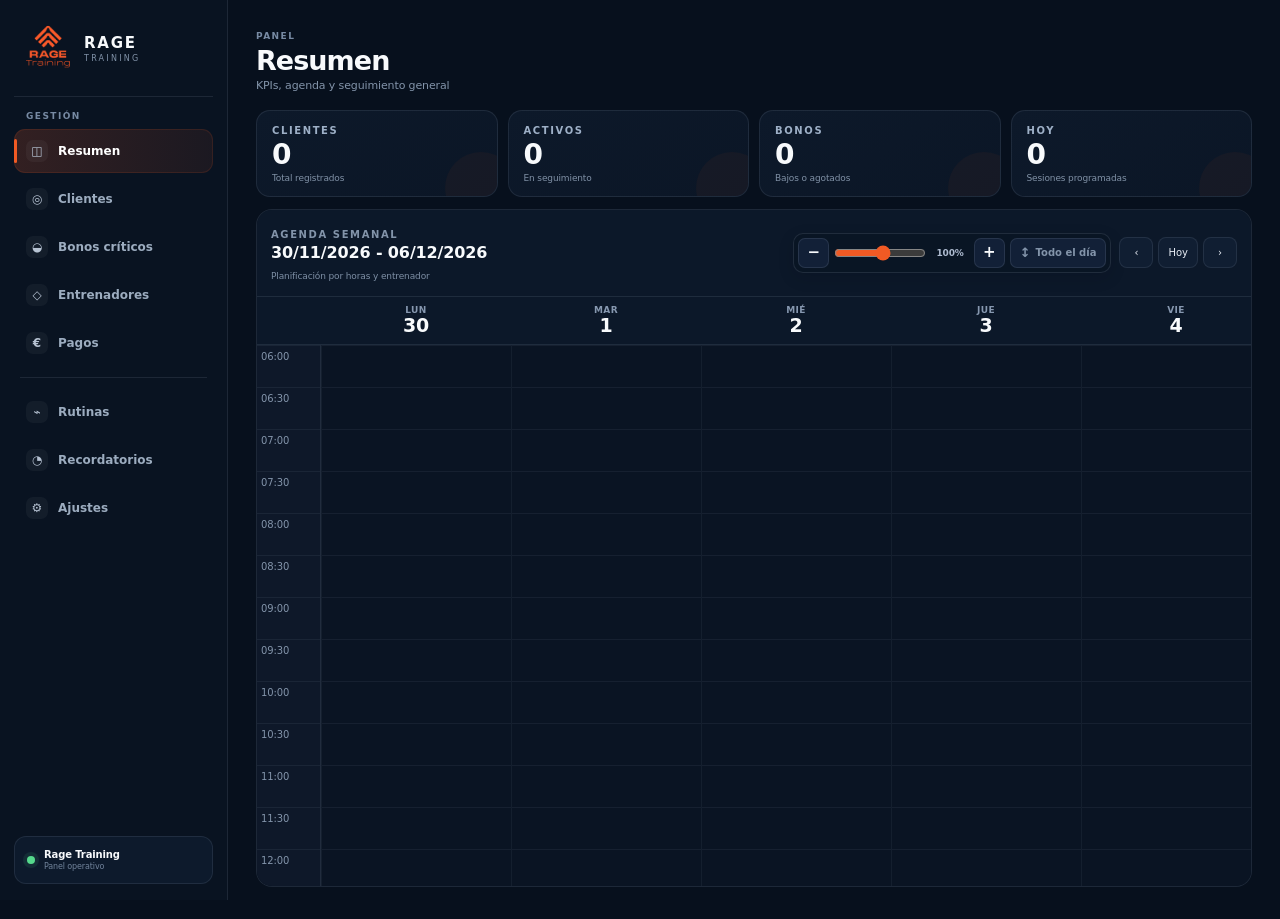
<file: index.html>
<!DOCTYPE html>
<html lang="es">
<head>
  <meta charset="UTF-8">
  <meta name="viewport" content="width=device-width, initial-scale=1.0, maximum-scale=1.0, viewport-fit=cover, interactive-widget=resizes-content">
  <title>Rage Training</title>
  <meta name="theme-color" content="#07101d">
  <meta name="apple-mobile-web-app-capable" content="yes">
  <meta name="apple-mobile-web-app-status-bar-style" content="black-translucent">
  <meta name="apple-mobile-web-app-title" content="Rage Training">
  <link rel="manifest" href="manifest.json?v=2.4.57">
  <link rel="apple-touch-icon" href="rage-logo.png?v=2.4.57">
  <link rel="icon" href="rage-logo.png?v=2.4.57" type="image/png">

  <link rel="stylesheet" href="styles.css?v=2.3.0">
  <link rel="stylesheet" href="modern-v2.4.css?v=2.4.1">
  <link rel="stylesheet" href="responsive-v2.4.2.css?v=2.4.5">
  <link rel="stylesheet" href="ajustes-v2.4.7.css?v=2.4.8">
  <link rel="stylesheet" href="clientes-seguimiento-v2.4.9.css?v=2.4.9">
  <link rel="stylesheet" href="cliente-detalle-v2.4.10.css?v=2.4.10">
  <link rel="stylesheet" href="mediciones-extra-v2.4.11.css?v=2.4.11">
  <link rel="stylesheet" href="clientes-mobile-v2.4.12.css?v=2.4.12">
  <link rel="stylesheet" href="pagos-mobile-v2.4.14.css?v=2.4.14">
  <link rel="stylesheet" href="modal-fix-v2.4.15.css?v=2.4.15">
  <link rel="stylesheet" href="agenda-integrada-v2.4.16.css?v=2.4.16">
  <link rel="stylesheet" href="agenda-mobile-v2.4.17.css?v=2.4.18">
  <link rel="stylesheet" href="cliente-sesion-v2.4.19.css?v=2.4.19">
  <link rel="stylesheet" href="alta-mobile-v2.4.20.css?v=2.4.20">
  <link rel="stylesheet" href="splash-v2.4.25.css?v=2.4.57">
  <link rel="stylesheet" href="facturas-v2.4.29.css?v=2.4.31">
  <link rel="stylesheet" href="cliente-gestion-v2.4.39.css?v=2.4.39">
  <link rel="stylesheet" href="mesociclo-ejercicios-v2.4.40.css?v=2.4.40">
  <link rel="stylesheet" href="mesociclo-plan-editor-v2.4.43.css?v=2.4.43">
  <link rel="stylesheet" href="calendar-zoom-v2.4.44.css?v=2.4.44">
  <link rel="stylesheet" href="parejas-v2.4.53.css?v=2.4.57">
  <link rel="stylesheet" href="tarifas-v2.4.55.css?v=2.4.57">

  <style>
    /* Salida de emergencia independiente del JavaScript y de la caché anterior. */
    #rage-splash{animation:rageInlineSplashExit 6.4s linear forwards!important}
    #rage-splash.is-hidden{animation:none!important;opacity:0!important;visibility:hidden!important;pointer-events:none!important}
    @keyframes rageInlineSplashExit{0%,88%{opacity:1;visibility:visible;pointer-events:auto}96%,100%{opacity:0;visibility:hidden;pointer-events:none}}
  </style>

  <script>
    (function(){
      function syncDevice(){
        var touch=('ontouchstart' in window)||(navigator.maxTouchPoints>0);
        var shortSide=Math.min(screen.width||9999,screen.height||9999);
        document.documentElement.classList.toggle('mobile-device',(touch&&shortSide<=900)||window.innerWidth<=900);
      }
      function top(){
        document.documentElement.scrollTop=0;document.body.scrollTop=0;window.scrollTo(0,0);
        var main=document.querySelector('.main-panel');if(main)main.scrollTop=0;
      }
      function forceReveal(){
        var dashboard=document.getElementById('dashboard-screen');
        if(dashboard)dashboard.classList.add('active');
        var login=document.getElementById('login-screen');
        if(login)login.classList.remove('active');
        var splash=document.getElementById('rage-splash');
        if(splash){
          splash.classList.add('is-hidden');
          splash.style.opacity='0';
          splash.style.visibility='hidden';
          splash.style.pointerEvents='none';
          setTimeout(function(){if(splash&&splash.parentNode)splash.parentNode.removeChild(splash)},350);
        }
      }
      window.__rageForceReveal=forceReveal;
      syncDevice();
      window.addEventListener('resize',syncDevice,{passive:true});
      window.addEventListener('orientationchange',function(){syncDevice();setTimeout(syncDevice,120);setTimeout(syncDevice,400)},{passive:true});
      document.addEventListener('DOMContentLoaded',function(){
        syncDevice();
        document.querySelectorAll('.sidebar nav button').forEach(function(button){
          button.addEventListener('click',function(){top();requestAnimationFrame(top);setTimeout(top,50)});
        });
      });
      setTimeout(forceReveal,7000);
      window.addEventListener('pageshow',function(){setTimeout(forceReveal,7000)},{once:true});
    })();
  </script>
</head>
<body>
<div class="app-layout">
  <div id="rage-splash" aria-label="Rage Training">
    <div class="rage-splash-inner">
      <img src="rage-logo.png?v=2.4.57" alt="Rage Training" class="rage-splash-logo">
      <h1 class="rage-splash-title">RAGE TRAINING</h1>
      <p class="rage-splash-subtitle">Gestión del centro</p>
      <div class="rage-splash-loader" aria-label="Cargando"></div>
    </div>
  </div>

  <section id="dashboard-screen" class="screen active">
    <aside class="sidebar">
      <div class="brand-lockup"><img src="rage-logo.png?v=2.4.57" alt="Rage Training" class="sidebar-logo"><div><strong>RAGE</strong><span>TRAINING</span></div></div>
      <div class="nav-caption">GESTIÓN</div>
      <nav>
        <button id="nav-resumen" class="nav-active" onclick="mostrarSeccion('resumen')"><span class="nav-icon">◫</span><span>Resumen</span></button>
        <button id="nav-clientes" onclick="mostrarSeccion('clientes')"><span class="nav-icon">◎</span><span>Clientes</span></button>
        <button id="nav-bonos" onclick="mostrarSeccion('clientes-bonos')"><span class="nav-icon">◒</span><span>Bonos críticos</span></button>
        <button id="nav-entrenadores" onclick="mostrarSeccion('entrenadores')"><span class="nav-icon">◇</span><span>Entrenadores</span></button>
        <button id="nav-pagos" onclick="mostrarSeccion('pagos')"><span class="nav-icon">€</span><span>Pagos</span></button>
        <div class="nav-divider"></div>
        <button onclick="mostrarSeccion('rutinas')"><span class="nav-icon">⌁</span><span>Rutinas</span></button>
        <button onclick="mostrarSeccion('recordatorios')"><span class="nav-icon">◔</span><span>Recordatorios</span></button>
        <button onclick="mostrarSeccion('ajustes')"><span class="nav-icon">⚙</span><span>Ajustes</span></button>
      </nav>
      <div class="sidebar-footer"><span class="status-dot"></span><div><strong>Rage Training</strong><small>Panel operativo</small></div></div>
    </aside>

    <main class="main-panel">
      <header class="top-header">
        <div class="header-copy"><span class="eyebrow">PANEL</span><h1 id="tituloPanel">Resumen</h1><p id="subtituloPanel">KPIs, agenda y seguimiento general</p></div>
        <div class="header-actions"></div>
      </header>

      <section id="resumen-section">
        <section class="resumen-grid">
          <div class="resumen-card"><span class="kpi-label">CLIENTES</span><strong id="totalClientes">0</strong><small>Total registrados</small></div>
          <div class="resumen-card"><span class="kpi-label">ACTIVOS</span><strong id="clientesActivos">0</strong><small>En seguimiento</small></div>
          <div class="resumen-card clickable-card" onclick="mostrarSeccion('clientes-bonos')"><span class="kpi-label">BONOS</span><strong id="bonosBajos">0</strong><small>Bajos o agotados</small></div>
          <div class="resumen-card clickable-card" onclick="mostrarSesionesHoy()"><span class="kpi-label">HOY</span><strong id="clasesHoy">0</strong><small>Sesiones programadas</small></div>
        </section>
        <section class="calendario-panel">
          <div class="calendario-top"><div><span class="section-kicker">AGENDA SEMANAL</span><h2 id="tituloMes">Calendario</h2><span>Planificación por horas y entrenador</span></div><div class="calendar-actions"><button onclick="cambiarMes(-1)">‹</button><button onclick="irMesActual()">Hoy</button><button onclick="cambiarMes(1)">›</button></div></div>
          <div id="calendarioMensual" class="calendar-grid"></div>
        </section>
      </section>

      <section id="clientes-section" style="display:none">
        <div class="section-heading"><div><span class="section-kicker">BASE DE CLIENTES</span><h2>Clientes</h2><p>Consulta, filtra y gestiona las fichas activas.</p></div></div>
        <section class="toolbar"><div class="search-wrap"><span>⌕</span><input type="text" id="buscadorClientes" placeholder="Buscar cliente..." oninput="renderClientes()"></div><button class="add-btn" onclick="cambiarPantalla('alta-screen')">+ Nuevo cliente</button></section>
        <section class="tabla-clientes data-surface"><div class="tabla-header"><span>Cliente</span><span>Teléfono</span><span>Bono</span><span>Estado</span><span>Acciones</span></div><div id="clientesLista"></div></section>
      </section>

      <section id="clientes-bonos-section" style="display:none">
        <div class="section-heading"><div><span class="section-kicker">SEGUIMIENTO</span><h2>Bonos críticos</h2><p>Clientes que requieren renovación o revisión.</p></div></div>
        <section class="tabla-clientes data-surface"><div class="tabla-header"><span>Cliente</span><span>Teléfono</span><span>Bono</span><span>Estado</span><span>Acciones</span></div><div id="clientesBonosLista"></div></section>
      </section>

      <section id="entrenadores-section" style="display:none">
        <div class="section-heading"><div><span class="section-kicker">EQUIPO</span><h2>Entrenadores</h2><p>Colores de agenda, estado y sesiones asignadas.</p></div></div>
        <section class="toolbar trainers-toolbar"><div class="field-inline"><input type="text" id="entrenadorNombre" placeholder="Nombre del entrenador"></div><label class="color-control"><input type="color" id="entrenadorColor" value="#F15A24"><span>Color</span></label><button class="add-btn" onclick="agregarEntrenador()">+ Añadir</button></section>
        <section class="tabla-clientes data-surface"><div class="tabla-header entrenadores-header"><span>Entrenador</span><span>Color</span><span>Estado</span><span>Sesiones</span><span>Acciones</span></div><div id="entrenadoresLista"></div></section>
      </section>

      <section id="pagos-section" style="display:none">
        <div class="section-heading"><div><span class="section-kicker">FINANZAS</span><h2>Pagos</h2><p>Estado de cobros, importes e historial por cliente.</p></div></div>
        <section class="toolbar"><div class="search-wrap"><span>⌕</span><input type="text" id="buscadorPagos" placeholder="Buscar cliente..." oninput="renderPagos()"></div></section>
        <section class="tabla-clientes data-surface"><div class="tabla-header"><span>Cliente</span><span>Estado</span><span>Último pago</span><span>Importe</span><span>Acciones</span></div><div id="pagosLista"></div></section>
      </section>
    </main>
  </section>

  <section id="alta-screen" class="screen secondary-screen">
    <header class="dashboard-header"><div><span class="section-kicker">CLIENTES</span><h1>Nuevo cliente</h1></div><button onclick="volverDashboard()">Volver</button></header>
    <div class="card alta-card form-surface">
      <div class="form-heading"><h2>Datos personales</h2><p>Información básica y configuración inicial del bono.</p></div>
      <div class="form-grid">
        <input type="text" id="clienteNombre" placeholder="Nombre del cliente">
        <input type="text" id="clienteTelefono" placeholder="Teléfono">
        <input type="email" id="clienteEmail" placeholder="Email">
        <div class="labeled-field"><label for="clienteFechaAlta">Fecha de alta</label><input type="date" id="clienteFechaAlta"></div>
        <input type="number" id="clienteCuota" placeholder="Precio del bono (€)">
        <select id="clienteBonoTotal"><option value="5">Bono 5 sesiones</option><option value="10">Bono 10 sesiones</option></select>
        <select id="clienteBonoDuracion"><option value="30">Media hora</option><option value="60">Una hora</option></select>
        <select id="clienteBonoModalidad"><option value="Individual">Individual</option><option value="Pareja">Pareja</option><option value="Trío">Trío</option></select>
        <select id="clienteEstado"><option value="Activo">Activo</option><option value="Inactivo">Inactivo</option></select>
      </div>
      <textarea id="clienteObservaciones" placeholder="Observaciones"></textarea>
      <button onclick="agregarCliente()">Guardar cliente</button>
    </div>
  </section>

  <section id="dia-screen" class="screen secondary-screen">
    <header class="dashboard-header"><div><span class="section-kicker">AGENDA</span><h1 id="tituloDia">Agenda del día</h1><p id="subtituloDia"></p></div><button onclick="volverDashboard()">Volver</button></header>
    <div class="agenda-layout"><div class="card session-form"><span class="section-kicker">NUEVA SESIÓN</span><h2>Añadir sesión</h2><select id="diaClienteSelect"></select><input type="time" id="diaClaseHora"><button onclick="agendarClaseDia()">Guardar sesión</button></div><div class="agenda-panel"><div class="panel-heading"><span class="section-kicker">PROGRAMACIÓN</span><h2>Sesiones del día</h2></div><div id="agendaDiaLista"></div></div></div>
  </section>

  <section id="ficha-screen" class="screen secondary-screen">
    <header class="dashboard-header"><div><span class="section-kicker">CLIENTE</span><h1>Ficha completa</h1></div><button onclick="volverDashboard()">Volver</button></header>
    <div class="cliente-ficha" id="clienteFicha"></div>
  </section>
</div>

<!-- La lógica del splash se registra antes que el resto de módulos. -->
<script src="splash-v2.4.25.js?v=2.4.57"></script>
<script src="app.js?v=2.4.4"></script>
<script src="ajustes-v2.4.7.js?v=2.4.8"></script>
<script src="clientes-seguimiento-v2.4.9.js?v=2.4.9"></script>
<script src="cliente-detalle-v2.4.10.js?v=2.4.10"></script>
<script src="mediciones-extra-v2.4.11.js?v=2.4.11"></script>
<script src="agenda-integrada-v2.4.16.js?v=2.4.16"></script>
<script src="cliente-sesion-v2.4.19.js?v=2.4.22"></script>
<script src="alta-integrada-v2.4.23.js?v=2.4.24"></script>
<script src="navegacion-v2.4.24.js?v=2.4.24"></script>
<script src="facturas-v2.4.29.js?v=2.4.31"></script>
<script src="facturas-print-v2.4.32.js?v=2.4.33"></script>
<script src="facturas-pdf-v2.4.33.js?v=2.4.35"></script>
<script src="fixes-v2.4.36.js?v=2.4.57"></script>
<script src="cliente-gestion-v2.4.39.js?v=2.4.39"></script>
<script src="mesociclo-ejercicios-v2.4.40.js?v=2.4.40"></script>
<script src="tablet-android-v2.4.41.js?v=2.4.43"></script>
<script src="mesociclo-plan-editor-v2.4.43.js?v=2.4.43"></script>
<script src="calendar-zoom-v2.4.44.js?v=2.4.44"></script>
<script src="parejas-v2.4.53.js?v=2.4.57"></script>
<script src="recurrencias-loader-v2.4.47.js?v=2.4.57"></script>
<script>
  if ('serviceWorker' in navigator) {
    window.addEventListener('load', function () {
      navigator.serviceWorker.register('service-worker.js?v=2.4.57').catch(function (error) {
        console.warn('[Rage] No se pudo registrar el service worker:', error);
      });
    });
  }
</script>
</body>
</html>
</file>
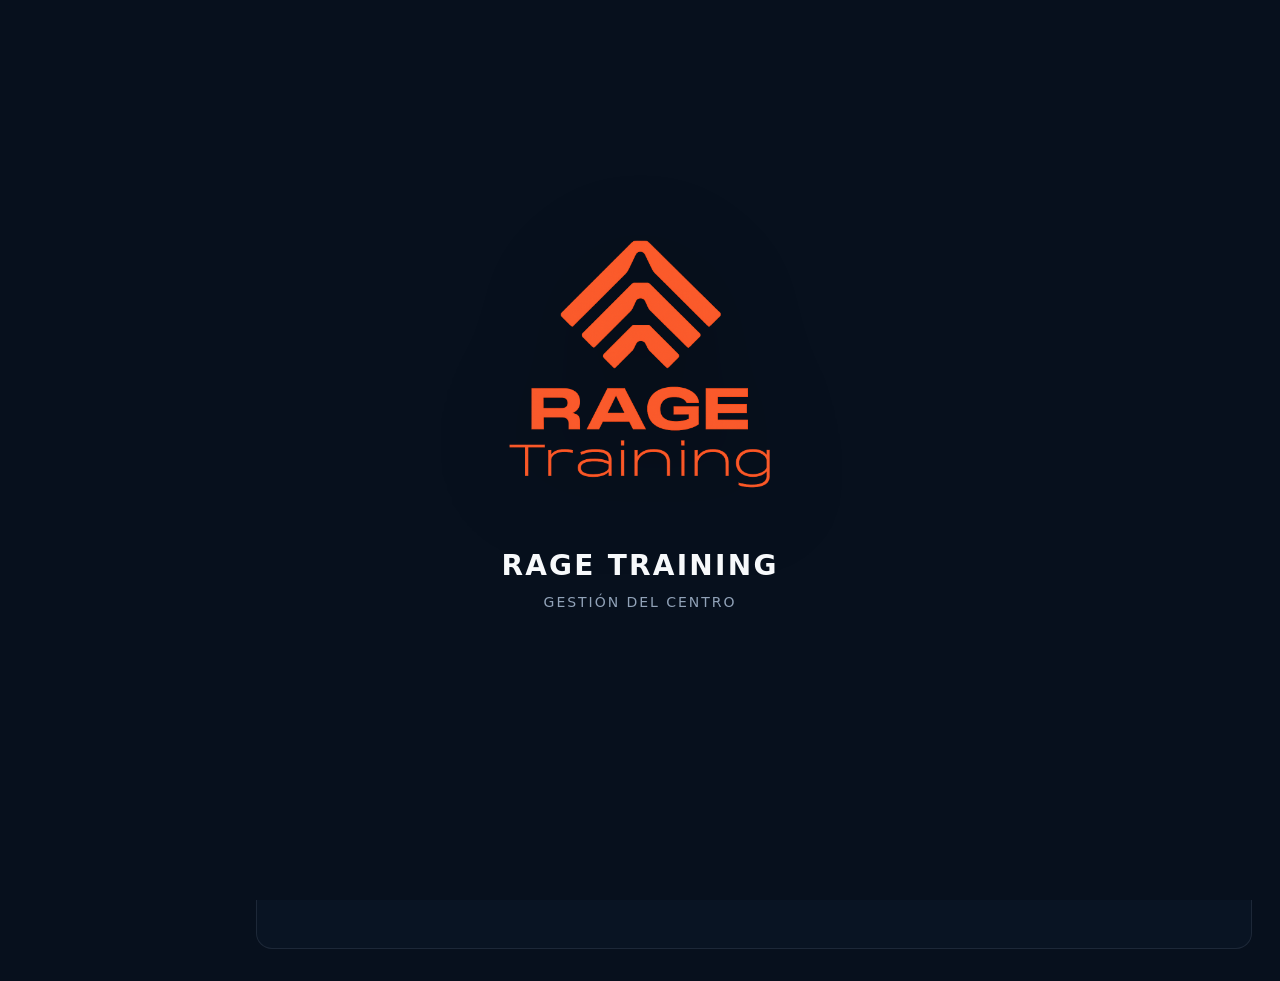
<file: actualizar.html>
<!DOCTYPE html>
<html lang="es">
<head>
  <meta charset="UTF-8">
  <meta name="viewport" content="width=device-width, initial-scale=1, viewport-fit=cover">
  <meta name="theme-color" content="#07101d">
  <title>Actualizando Rage Training</title>
  <style>
    *{box-sizing:border-box}body{margin:0;min-height:100dvh;display:grid;place-items:center;padding:24px;background:#07101d;color:#f8fafc;font-family:Arial,Helvetica,sans-serif;text-align:center}.box{width:min(440px,100%);padding:30px 22px;border:1px solid rgba(148,163,184,.18);border-radius:18px;background:#0d192a;box-shadow:0 24px 70px rgba(0,0,0,.38)}img{width:150px;max-width:55vw;height:auto;margin-bottom:18px}h1{margin:0 0 9px;font-size:23px}p{margin:0;color:#9aabc0;font-size:15px;line-height:1.5}.loader{width:42px;height:42px;margin:22px auto 0;border:4px solid rgba(148,163,184,.2);border-top-color:#F15A24;border-radius:50%;animation:spin .8s linear infinite}a{display:none;margin-top:20px;color:#fff;background:#F15A24;padding:12px 16px;border-radius:10px;text-decoration:none;font-weight:800}@keyframes spin{to{transform:rotate(360deg)}}
  </style>
</head>
<body>
  <main class="box">
    <img src="rage-logo.png?v=2.4.57" alt="Rage Training">
    <h1>Actualizando la aplicación</h1>
    <p id="estado">Eliminando únicamente la caché antigua. Tus clientes y demás datos locales no se borrarán.</p>
    <div class="loader" aria-hidden="true"></div>
    <a id="continuar" href="./?v=24571">Abrir Rage Training</a>
  </main>
  <script>
    (async function(){
      const estado=document.getElementById('estado');
      const continuar=document.getElementById('continuar');
      try{
        if('serviceWorker' in navigator){
          const registros=await navigator.serviceWorker.getRegistrations();
          await Promise.all(registros.map(registro=>registro.unregister()));
        }
        if('caches' in window){
          const claves=await caches.keys();
          await Promise.all(claves.map(clave=>caches.delete(clave)));
        }
        estado.textContent='Actualización completada. Abriendo Rage Training…';
        setTimeout(()=>location.replace('./?v=24571&fresh='+Date.now()),700);
      }catch(error){
        console.error(error);
        estado.textContent='No se ha podido completar automáticamente. Pulsa el botón para continuar.';
        continuar.style.display='inline-block';
        document.querySelector('.loader').style.display='none';
      }
      setTimeout(()=>{continuar.style.display='inline-block'},5000);
    })();
  </script>
</body>
</html>
</file>
<file: styles.css>
*{box-sizing:border-box}html,body{margin:0;min-height:100%;background:#08111f;color:#f8fafc;font-family:Inter,ui-sans-serif,system-ui,-apple-system,BlinkMacSystemFont,"Segoe UI",sans-serif}body{overflow-x:hidden}button,input,select,textarea{font:inherit}button{border:0;cursor:pointer}img{max-width:100%}.screen{display:none}.screen.active{display:flex}

:root{--bg:#08111f;--bg2:#0b1424;--panel:#101b2d;--panel2:#162237;--panel3:#1c2a42;--line:rgba(148,163,184,.14);--line-strong:rgba(148,163,184,.24);--muted:#8ea0b8;--text:#f8fafc;--accent:#F15A24;--accent-soft:rgba(241,90,36,.14);--danger:#ef4444;--blue:#3b82f6;--green:#22c55e;--radius:14px;--shadow:0 18px 50px rgba(0,0,0,.28)}

/* LOGIN */
#login-screen{min-height:100vh;align-items:center;justify-content:center;padding:24px;background:radial-gradient(circle at top left,rgba(241,90,36,.12),transparent 28%),linear-gradient(145deg,#07101d,#0c1728 55%,#08111f)}.card{width:100%;max-width:520px;padding:30px;border-radius:20px;background:rgba(16,27,45,.96);border:1px solid var(--line);box-shadow:var(--shadow)}.login-card{max-width:390px;text-align:center;padding:34px}.login-logo{width:150px;display:block;margin:0 auto 18px}.login-card h1{margin:0 0 6px;color:#fff;font-size:25px;letter-spacing:.08em}.login-card p{margin:0 0 24px;color:var(--muted);font-size:13px}

input,select,textarea{width:100%;padding:13px 14px;margin-bottom:12px;border:1px solid var(--line);border-radius:11px;background:#0b1424;color:#fff;font-size:14px;transition:.18s}input::placeholder,textarea::placeholder{color:#6f819b}input:focus,select:focus,textarea:focus{outline:none;border-color:rgba(241,90,36,.72);box-shadow:0 0 0 3px rgba(241,90,36,.10)}input[type="color"]{height:44px;padding:4px}textarea{min-height:100px;resize:vertical}.card>button,.alta-card>button{width:100%;padding:13px 18px;border-radius:11px;background:var(--accent);color:#fff;font-weight:800;box-shadow:0 8px 18px rgba(241,90,36,.18)}

/* APP SHELL */
#dashboard-screen{width:100%;min-height:100vh;background:linear-gradient(160deg,#08111f,#0b1424)}#dashboard-screen.active{display:block}.sidebar{position:fixed;inset:0 auto 0 0;width:196px;height:100vh;padding:18px 12px;background:#0c1626;border-right:1px solid var(--line);overflow-y:auto;z-index:1000}.logo{display:flex;flex-direction:column;align-items:center;justify-content:center;margin:0 0 18px;padding:4px 0 17px;border-bottom:1px solid var(--line);text-align:center}.sidebar-logo{width:104px;height:auto;margin-bottom:4px;object-fit:contain}.logo h2{margin:0;font-size:17px;color:#fff;letter-spacing:2px}.logo span{font-size:9px;color:var(--muted);letter-spacing:3px}.sidebar nav{display:flex;flex-direction:column;gap:4px}.sidebar nav button{position:relative;width:100%;padding:10px 12px;border-radius:9px;background:transparent;color:#aebbd0;text-align:left;font-size:13px;font-weight:650;transition:.18s}.sidebar nav button:hover{background:rgba(255,255,255,.045);color:#fff}.sidebar nav button.nav-active{background:var(--accent-soft);color:#fff}.sidebar nav button.nav-active::before{content:"";position:absolute;left:0;top:8px;bottom:8px;width:3px;border-radius:4px;background:var(--accent)}

.main-panel{margin-left:196px;width:calc(100% - 196px);min-height:100vh;padding:18px 22px 24px}.top-header,.dashboard-header{display:flex;align-items:center;justify-content:space-between;gap:14px;margin-bottom:14px}.top-header h1,.dashboard-header h1{margin:0;font-size:22px;letter-spacing:-.02em}.top-header p,.dashboard-header p{margin:3px 0 0;color:var(--muted);font-size:12px}.top-header button,.dashboard-header button{padding:9px 13px;border-radius:9px;background:#131f33;color:#dfe7f2;border:1px solid var(--line);font-size:12px}.top-header button:hover,.dashboard-header button:hover{background:#19273e}

/* SUMMARY */
.resumen-grid{display:grid;grid-template-columns:repeat(4,minmax(0,1fr));gap:8px;margin-bottom:10px}.resumen-card{min-width:0;padding:10px 12px;border-radius:11px;background:#101b2d;border:1px solid var(--line)}.resumen-card strong{display:block;font-size:22px;line-height:1;margin-bottom:3px;letter-spacing:-.03em}.resumen-card span{display:block;color:#9eb0c7;font-size:10px}.clickable-card{cursor:pointer;transition:.18s}.clickable-card:hover{border-color:rgba(241,90,36,.38);background:#132034;transform:translateY(-1px)}

/* GOOGLE-LIKE CALENDAR */
.calendario-panel{min-height:calc(100vh - 150px);padding:10px 10px 12px;border-radius:13px;background:#0d1829;border:1px solid var(--line);overflow:hidden}.calendario-top{display:grid;grid-template-columns:auto 1fr;align-items:center;gap:12px;margin-bottom:7px}.calendario-top h2{margin:0;font-size:15px;line-height:1.1;font-weight:750}.calendario-top span{color:var(--muted);font-size:10px}.calendar-actions{display:flex;justify-content:flex-end;gap:4px}.calendar-actions button{min-width:30px;height:30px;padding:0 8px;border-radius:8px;background:#141f33;color:#fff;border:1px solid var(--line);font-size:11px}.calendar-actions button:hover{background:#1b2a42}.calendar-actions button:nth-child(2){min-width:40px}.semana-grid{display:block;overflow:hidden}.week-calendar-fixed{position:relative;width:100%;max-width:100%;max-height:calc(100vh - 215px);overflow:auto;-webkit-overflow-scrolling:touch;overscroll-behavior:contain;background:#0a1423;border-radius:9px}.week-header-fixed,.week-body-fixed{display:grid;grid-template-columns:64px repeat(7,190px);width:1394px;min-width:1394px}.week-header-fixed{position:sticky;top:0;z-index:50;background:#101a2c;border-bottom:1px solid var(--line)}.week-header-fixed>div:first-child{position:sticky;left:0;z-index:60;background:#101a2c}.week-day-header-fixed{padding:7px 4px;text-align:center;background:#101a2c;cursor:pointer}.week-day-header-fixed:hover{background:#142039}.week-day-header-fixed span{display:block;color:#8798b0;font-size:10px;font-weight:700;text-transform:uppercase;letter-spacing:.04em}.week-day-header-fixed strong{display:block;font-size:20px;line-height:1.15;font-weight:700}.week-body-fixed{position:relative}.week-hours-fixed{position:sticky;left:0;z-index:40;background:#0e1829;border-right:1px solid var(--line)}.week-hour-fixed{padding:5px 4px;color:#8394aa;font-size:10px;border-top:1px solid rgba(148,163,184,.09);background:#0e1829}.week-day-column-fixed{position:relative;width:190px;min-width:190px;border-left:1px solid rgba(148,163,184,.075);background:#0a1423}.week-slot-fixed{position:absolute;left:0;right:0;border-top:1px solid rgba(148,163,184,.085);cursor:pointer;z-index:1}.week-slot-fixed:hover{background:rgba(241,90,36,.05)}.week-event-fixed{position:absolute;right:auto;border-radius:7px;padding:4px 6px;overflow:hidden;color:#fff;box-shadow:0 2px 7px rgba(0,0,0,.25);z-index:10;cursor:pointer;border:1px solid rgba(255,255,255,.09)}.week-event-fixed:hover{filter:brightness(1.08)}.week-event-fixed .evento-nombre{display:block;color:#fff;font-size:10px;font-weight:800;line-height:1.06;white-space:normal;overflow-wrap:anywhere;text-shadow:0 1px 2px rgba(0,0,0,.28)}

/* LISTS / TABLES */
.toolbar{display:flex;gap:9px;align-items:center;margin-bottom:12px}.toolbar input,.toolbar select{margin:0}.toolbar input{background:#0d1829}.add-btn{height:42px;padding:0 15px;border-radius:10px;background:var(--accent);color:#fff;font-weight:800;font-size:12px;white-space:nowrap}.tabla-clientes{border-radius:12px;overflow:hidden;background:#101b2d;border:1px solid var(--line)}.tabla-header,.cliente-row,.entrenador-row{display:grid;grid-template-columns:1.5fr 1fr 1fr .9fr 1fr;gap:10px;align-items:center}.tabla-header{padding:10px 14px;color:#7f91a8;font-size:10px;text-transform:uppercase;letter-spacing:.04em;border-bottom:1px solid var(--line);background:#0d1829}.cliente-row,.entrenador-row{min-height:43px;padding:9px 14px;border-bottom:1px solid rgba(148,163,184,.085)}.cliente-row:hover,.entrenador-row:hover{background:rgba(255,255,255,.025)}.cliente-row:last-child,.entrenador-row:last-child{border-bottom:0}.entrenadores-header,.entrenador-row{grid-template-columns:2fr .7fr .8fr .7fr 1fr}.cliente-row strong,.entrenador-row strong{font-size:13px}.cliente-sub{display:block;margin-top:2px;color:#91a2b8;font-size:10px}.estado-activo,.estado-inactivo{display:inline-flex;align-items:center;padding:3px 7px;border-radius:999px;font-size:10px;font-weight:800}.estado-activo{background:rgba(34,197,94,.12);color:#69db8b}.estado-inactivo{background:rgba(239,68,68,.12);color:#fb7185}.color-dot{display:inline-block;width:18px;height:18px;border-radius:999px;border:2px solid rgba(255,255,255,.55)}.acciones{display:flex;gap:5px;flex-wrap:wrap}.ver-btn,.eliminar-btn,.ficha-btn{padding:6px 8px;border-radius:7px;color:#fff;font-size:10px;font-weight:750}.ver-btn{background:#223551}.ficha-btn{background:#244c78}.eliminar-btn{background:#632b34}.ver-btn:hover,.ficha-btn:hover,.eliminar-btn:hover{filter:brightness(1.12)}

/* SECONDARY SCREENS */
.secondary-screen,#dia-screen,#alta-screen,#ficha-screen{min-height:100vh;padding:20px;flex-direction:column;background:linear-gradient(160deg,#08111f,#0b1424)}.agenda-layout{display:grid;grid-template-columns:320px minmax(0,1fr);gap:14px}.agenda-panel{padding:16px;border-radius:14px;background:#101b2d;border:1px solid var(--line)}.agenda-panel h2,.card h2{margin-top:0;font-size:17px}.agenda-item{display:grid;grid-template-columns:72px 1fr auto;gap:10px;align-items:center;padding:11px;border-radius:10px;background:#0b1424;border:1px solid var(--line);margin-bottom:8px}.agenda-hora{font-weight:850;color:var(--accent);font-size:13px}.agenda-cliente strong{display:block;font-size:13px}.agenda-cliente span{display:block;color:var(--muted);font-size:10px}.cliente-ficha{display:grid;grid-template-columns:repeat(2,minmax(0,1fr));gap:12px}.ficha-card{padding:16px;border-radius:13px;background:#101b2d;border:1px solid var(--line)}.ficha-card h2{margin:0 0 10px;color:#fff;font-size:16px}.ficha-card p{margin:6px 0;color:#dce6f3;font-size:12px}.ficha-card:nth-last-child(-n+2){grid-column:span 2}.historial-pagos{max-height:230px;overflow-y:auto;margin-top:10px;padding-right:4px}.historial-pagos::-webkit-scrollbar{width:6px}.historial-pagos::-webkit-scrollbar-thumb{background:rgba(241,90,36,.55);border-radius:10px}

/* CLIENT FORM */
#alta-screen .alta-card{max-width:720px;margin:0 auto;padding:26px;border-radius:18px}#alta-screen input,#alta-screen select,#alta-screen textarea{padding:13px 14px;margin-bottom:12px;border-radius:10px;background:#0c1728;text-transform:uppercase}#alta-screen label{display:block;margin:5px 0 6px;color:#aab8ca;font-size:11px;font-weight:700}#alta-screen textarea{min-height:100px}#alta-screen .alta-card>button{border-radius:10px;background:var(--accent)}

/* TABLET */
@media (max-width:1100px){.sidebar{width:172px}.main-panel{margin-left:172px;width:calc(100% - 172px);padding:16px}.sidebar-logo{width:88px}.sidebar nav button{padding:9px 10px;font-size:12px}.resumen-grid{gap:7px}.resumen-card strong{font-size:20px}.week-header-fixed,.week-body-fixed{grid-template-columns:58px repeat(7,145px);width:1073px;min-width:1073px}.week-day-column-fixed{width:145px;min-width:145px}.week-calendar-fixed{max-height:calc(100vh - 205px)}.agenda-layout{grid-template-columns:280px minmax(0,1fr)}}

/* MOBILE */
@media (max-width:760px){body{padding-bottom:58px}#dashboard-screen.active{display:block}.sidebar{position:fixed;left:0;right:0;top:auto;bottom:0;width:100%;height:58px;min-height:58px;padding:6px 8px;background:rgba(10,20,35,.98);border-right:0;border-top:1px solid var(--line);overflow:hidden;z-index:2000}.logo{display:none}.sidebar nav{height:100%;display:flex;flex-direction:row;align-items:center;gap:5px;overflow-x:auto;overflow-y:hidden;-webkit-overflow-scrolling:touch}.sidebar nav::-webkit-scrollbar{display:none}.sidebar nav button{width:auto;min-width:max-content;height:44px;padding:0 11px;border-radius:9px;font-size:10px;text-align:center}.sidebar nav button.nav-active::before{left:8px;right:8px;top:auto;bottom:1px;width:auto;height:2px}.main-panel{margin-left:0;width:100%;padding:10px 10px 14px}.top-header{margin-bottom:8px}.top-header h1{font-size:20px}.top-header p{font-size:10px}.top-header button{padding:7px 9px;font-size:10px}.resumen-grid{grid-template-columns:repeat(4,minmax(78px,1fr));gap:5px;overflow-x:auto;padding-bottom:2px}.resumen-card{padding:7px 8px;border-radius:9px}.resumen-card strong{font-size:17px}.resumen-card span{font-size:8px;line-height:1.1}.calendario-panel{min-height:calc(100vh - 142px);padding:7px;border-radius:10px}.calendario-top{grid-template-columns:1fr auto;gap:6px}.calendario-top h2{font-size:12px}.calendario-top span{font-size:8px}.calendar-actions{gap:3px}.calendar-actions button{min-width:27px;height:27px;padding:0 5px;font-size:9px}.calendar-actions button:nth-child(2){min-width:34px}.week-calendar-fixed{max-height:calc(100vh - 190px);border-radius:7px}.week-header-fixed,.week-body-fixed{grid-template-columns:48px repeat(7,112px);width:832px;min-width:832px}.week-day-column-fixed{width:112px;min-width:112px}.week-day-header-fixed{padding:5px 2px}.week-day-header-fixed span{font-size:8px}.week-day-header-fixed strong{font-size:15px}.week-hour-fixed{font-size:8px;padding:4px 2px}.week-event-fixed{padding:3px 4px}.week-event-fixed .evento-nombre{font-size:8px}.toolbar{flex-direction:column;align-items:stretch}.add-btn{width:100%}.tabla-clientes{background:transparent;border:0;overflow:visible}.tabla-header{display:none}.cliente-row,.entrenador-row{grid-template-columns:1fr auto;gap:4px 8px;margin-bottom:7px;padding:10px 11px;border:1px solid var(--line);border-radius:10px;background:#101b2d}.cliente-row>div:nth-child(2),.cliente-row>div:nth-child(3),.cliente-row>div:nth-child(4),.entrenador-row>div:nth-child(2),.entrenador-row>div:nth-child(3),.entrenador-row>div:nth-child(4){font-size:10px;color:#9eb0c7}.acciones{grid-column:1/-1;margin-top:3px}.agenda-layout{grid-template-columns:1fr}.agenda-item{grid-template-columns:1fr}.cliente-ficha{grid-template-columns:1fr}.ficha-card:nth-last-child(-n+2){grid-column:auto}.secondary-screen,#dia-screen,#alta-screen,#ficha-screen{padding:12px 10px 68px}.dashboard-header h1{font-size:20px}.card,.agenda-panel,.ficha-card{border-radius:12px}}
</file>
<file: modern-v2.4.css>
/* RAGE TRAINING v2.4.1 — full visual redesign */
:root{
  --bg:#07101d;--bg2:#0a1423;--surface:#0d1828;--surface2:#111f33;--surface3:#17273d;
  --line:rgba(148,163,184,.14);--line-strong:rgba(148,163,184,.24);--text:#f8fafc;--muted:#8394aa;
  --accent:#F15A24;--accent2:#ff7340;--green:#55d98c;--danger:#ff6678;--radius:16px;--radius-sm:10px;
  --shadow:0 18px 48px rgba(0,0,0,.28);--shadow-soft:0 8px 24px rgba(0,0,0,.18)
}
html,body{background:var(--bg)!important;color:var(--text)!important;font-family:Inter,ui-sans-serif,system-ui,-apple-system,BlinkMacSystemFont,"Segoe UI",sans-serif!important}
body{letter-spacing:-.008em}button,input,select,textarea{transition:.18s ease}button:active{transform:scale(.98)}
.eyebrow,.section-kicker,.nav-caption,.kpi-label{font-size:9px;font-weight:800;letter-spacing:.16em;text-transform:uppercase;color:#778aa3}

/* LOGIN */
#login-screen{min-height:100vh!important;background:radial-gradient(circle at 15% 20%,rgba(241,90,36,.17),transparent 32%),radial-gradient(circle at 85% 80%,rgba(63,94,251,.08),transparent 30%),#07101d!important;padding:28px!important}
.login-shell{width:min(1040px,100%);display:grid;grid-template-columns:1.1fr .75fr;gap:72px;align-items:center}
.login-brand{max-width:520px}.login-brand .login-logo{width:118px!important;margin:0 0 28px!important}.login-brand h1{font-size:48px;line-height:1.02;margin:10px 0 18px;letter-spacing:-.045em}.login-brand p{max-width:470px;font-size:16px;line-height:1.55;color:#94a5ba;margin:0}
.login-card{max-width:390px!important;padding:28px!important;border-radius:22px!important;background:rgba(12,23,39,.9)!important;border:1px solid var(--line-strong)!important;box-shadow:var(--shadow)!important;backdrop-filter:blur(18px)}
.login-card-head{display:flex;align-items:flex-end;justify-content:space-between;margin-bottom:18px}.login-card-head strong{font-size:20px}.login-card-head span{font-size:10px;color:var(--muted)}
.login-card input{height:48px!important;margin-bottom:10px!important;border-radius:12px!important;background:#091524!important}.login-card>button{height:48px!important;margin-top:4px!important;border-radius:12px!important}

/* APP SHELL */
#dashboard-screen{min-height:100vh!important;background:var(--bg)!important}
.sidebar{position:fixed!important;left:0!important;top:0!important;bottom:0!important;width:228px!important;height:100vh!important;padding:22px 14px 16px!important;background:#091321!important;border-right:1px solid var(--line)!important;display:flex!important;flex-direction:column!important;overflow-y:auto!important;z-index:1000!important}
.brand-lockup{display:flex;align-items:center;gap:10px;padding:0 8px 22px;margin-bottom:14px;border-bottom:1px solid var(--line)}
.sidebar-logo{width:52px!important;height:52px!important;object-fit:contain!important;margin:0!important}.brand-lockup strong{display:block;font-size:15px;letter-spacing:.12em}.brand-lockup span{display:block;margin-top:2px;font-size:8px;letter-spacing:.28em;color:#8192a8}
.logo{display:none!important}.nav-caption{padding:0 12px 8px}.sidebar nav{display:flex!important;flex-direction:column!important;gap:4px!important;flex:1!important}.sidebar nav button{position:relative!important;display:flex!important;align-items:center!important;gap:10px!important;width:100%!important;min-height:44px!important;padding:0 12px!important;border-radius:11px!important;background:transparent!important;color:#9cacbf!important;text-align:left!important;font-size:12px!important;font-weight:650!important}
.sidebar nav button:hover{background:rgba(255,255,255,.045)!important;color:#fff!important}.sidebar nav button.nav-active{background:linear-gradient(90deg,rgba(241,90,36,.18),rgba(241,90,36,.08))!important;color:#fff!important;box-shadow:inset 0 0 0 1px rgba(241,90,36,.12)}
.sidebar nav button.nav-active::before{content:""!important;position:absolute!important;left:0!important;top:10px!important;bottom:10px!important;width:3px!important;border-radius:10px!important;background:var(--accent)!important}
.nav-icon{display:grid;place-items:center;width:22px;height:22px;border-radius:7px;background:rgba(255,255,255,.045);font-size:12px;color:#b7c3d3}.nav-divider{height:1px;background:var(--line);margin:8px 6px}.sidebar-footer{display:flex;align-items:center;gap:9px;margin-top:14px;padding:12px;border-radius:12px;background:#0d1a2c;border:1px solid var(--line)}.sidebar-footer strong{display:block;font-size:10px}.sidebar-footer small{display:block;margin-top:2px;color:#71839b;font-size:8px}.status-dot{width:8px;height:8px;border-radius:50%;background:var(--green);box-shadow:0 0 0 4px rgba(85,217,140,.10)}
.main-panel{margin-left:228px!important;width:calc(100% - 228px)!important;min-height:100vh!important;padding:24px 28px 32px!important}
.top-header{display:flex!important;align-items:flex-start!important;justify-content:space-between!important;gap:18px!important;margin-bottom:18px!important}.header-copy h1,.top-header h1{margin:4px 0 2px!important;font-size:27px!important;line-height:1!important;letter-spacing:-.035em!important}.header-copy p,.top-header p{margin:5px 0 0!important;color:var(--muted)!important;font-size:11px!important}.ghost-btn,.top-header>button,.dashboard-header>button{padding:9px 12px!important;border-radius:9px!important;border:1px solid var(--line)!important;background:transparent!important;color:#aebbd0!important;font-size:10px!important}.ghost-btn:hover,.top-header>button:hover,.dashboard-header>button:hover{background:var(--surface2)!important;color:white!important}

/* DASHBOARD */
.resumen-grid{display:grid!important;grid-template-columns:repeat(4,minmax(0,1fr))!important;gap:10px!important;margin-bottom:12px!important}.resumen-card{position:relative!important;min-width:0!important;padding:14px 15px 13px!important;border-radius:14px!important;background:linear-gradient(145deg,#0d192a,#0b1626)!important;border:1px solid var(--line)!important;overflow:hidden!important}.resumen-card::after{content:"";position:absolute;inset:auto -20px -28px auto;width:72px;height:72px;border-radius:50%;background:rgba(241,90,36,.045)}.resumen-card strong{display:block!important;margin:5px 0 4px!important;font-size:28px!important;line-height:1!important;letter-spacing:-.04em!important}.resumen-card small{display:block;color:#8091a6;font-size:9px}.clickable-card{cursor:pointer}.clickable-card:hover{transform:translateY(-1px)!important;border-color:rgba(241,90,36,.32)!important;background:#111f33!important}
.calendario-panel{min-height:calc(100vh - 160px)!important;padding:0!important;border-radius:16px!important;background:#091423!important;border:1px solid var(--line)!important;overflow:hidden!important}.calendario-top{display:flex!important;align-items:center!important;justify-content:space-between!important;gap:14px!important;padding:13px 14px!important;margin:0!important;border-bottom:1px solid var(--line)!important;background:#0c1829!important}.calendario-top h2{margin:2px 0 2px!important;font-size:16px!important}.calendario-top>div>span:last-child{font-size:9px!important;color:#7e8fa5!important}.calendar-actions{display:flex!important;gap:5px!important}.calendar-actions button{min-width:34px!important;height:31px!important;padding:0 9px!important;border-radius:8px!important;background:#101e32!important;color:#e8edf5!important;border:1px solid var(--line)!important;font-size:10px!important}.calendar-actions button:hover{background:#16263c!important}.week-calendar-fixed{max-height:calc(100vh - 227px)!important;border-radius:0!important;background:#081321!important}.week-header-fixed,.week-header-fixed>div:first-child,.week-day-header-fixed{background:#0c1829!important}.week-day-header-fixed{padding:8px 4px!important}.week-day-header-fixed span{font-size:9px!important}.week-day-header-fixed strong{font-size:19px!important}.week-event-fixed{border-radius:6px!important;box-shadow:0 2px 6px rgba(0,0,0,.28)!important;border:1px solid rgba(255,255,255,.10)!important}.week-event-fixed .evento-nombre{font-size:10px!important;font-weight:800!important}

/* SECTION HEADINGS */
.section-heading{display:flex;align-items:flex-end;justify-content:space-between;margin:2px 0 16px}.section-heading h2{margin:4px 0 2px;font-size:24px;letter-spacing:-.035em}.section-heading p{margin:0;color:var(--muted);font-size:10px}

/* TOOLBARS / FORMS */
.toolbar{display:flex!important;align-items:center!important;gap:9px!important;margin-bottom:12px!important}.search-wrap{position:relative;display:flex;align-items:center;flex:1;max-width:520px}.search-wrap>span{position:absolute;left:12px;z-index:2;color:#70839a}.search-wrap input{padding-left:34px!important}.toolbar input,.toolbar select{height:42px!important;margin:0!important;background:#0a1524!important;border:1px solid var(--line)!important;border-radius:10px!important;color:#fff!important}.add-btn{height:42px!important;padding:0 15px!important;border-radius:10px!important;background:var(--accent)!important;color:#fff!important;font-size:11px!important;font-weight:800!important;box-shadow:0 7px 16px rgba(241,90,36,.16)!important}.add-btn:hover{background:var(--accent2)!important;transform:translateY(-1px)}
.trainers-toolbar{display:grid!important;grid-template-columns:minmax(230px,430px) auto auto 1fr!important}.field-inline input{width:100%}.color-control{height:42px;display:flex;align-items:center;gap:7px;padding:0 8px;border:1px solid var(--line);border-radius:10px;background:#0a1524;color:#8192a8;font-size:9px}.color-control input{width:28px!important;height:28px!important;padding:2px!important;margin:0!important;border-radius:7px!important}.color-control span{padding-right:3px}

/* DATA SURFACES */
.data-surface,.tabla-clientes{overflow:hidden!important;border-radius:14px!important;background:#0c1727!important;border:1px solid var(--line)!important;box-shadow:var(--shadow-soft)!important}.tabla-header{display:grid!important;grid-template-columns:1.5fr 1fr 1fr .9fr 1fr!important;gap:10px!important;align-items:center!important;padding:10px 14px!important;background:#091423!important;border-bottom:1px solid var(--line)!important;color:#687b94!important;font-size:8px!important;font-weight:800!important;letter-spacing:.12em!important;text-transform:uppercase!important}.cliente-row,.entrenador-row{display:grid!important;grid-template-columns:1.5fr 1fr 1fr .9fr 1fr!important;gap:10px!important;align-items:center!important;min-height:54px!important;padding:10px 14px!important;border-bottom:1px solid rgba(148,163,184,.08)!important;background:#0d192a!important}.cliente-row:last-child,.entrenador-row:last-child{border-bottom:0!important}.cliente-row:hover,.entrenador-row:hover{background:#122138!important}.cliente-row strong,.entrenador-row strong{font-size:12px!important}.cliente-sub{display:block!important;margin-top:3px!important;color:#8394aa!important;font-size:9px!important}.estado-activo,.estado-inactivo{display:inline-flex!important;align-items:center!important;padding:4px 7px!important;border-radius:999px!important;font-size:8px!important;font-weight:800!important}.estado-activo{background:rgba(85,217,140,.11)!important;color:#72e6a0!important}.estado-inactivo{background:rgba(255,102,120,.11)!important;color:#ff8392!important}.acciones{display:flex!important;gap:5px!important;flex-wrap:wrap!important}.ver-btn,.eliminar-btn,.ficha-btn{padding:6px 8px!important;border-radius:7px!important;font-size:9px!important;font-weight:750!important}.ver-btn{background:#1a2c46!important}.ficha-btn{background:#1d466f!important}.eliminar-btn{background:rgba(255,102,120,.12)!important;color:#ff8d99!important}.entrenadores-header,.entrenador-row{grid-template-columns:minmax(180px,2fr) 70px 90px 80px 90px!important}.color-dot{width:17px!important;height:17px!important;border:1px solid rgba(255,255,255,.45)!important}

/* SECONDARY SCREENS */
.secondary-screen,#dia-screen,#alta-screen,#ficha-screen{min-height:100vh!important;padding:22px 26px 32px!important;background:var(--bg)!important}.dashboard-header{display:flex!important;align-items:flex-start!important;justify-content:space-between!important;margin-bottom:18px!important}.dashboard-header h1{margin:4px 0 0!important;font-size:25px!important}.dashboard-header p{margin:4px 0 0!important;color:var(--muted)!important;font-size:10px!important}.form-surface,.card,.agenda-panel,.ficha-card{background:#0d192a!important;border:1px solid var(--line)!important;border-radius:16px!important;box-shadow:var(--shadow-soft)!important}.alta-card{max-width:900px!important;margin:0 auto!important;padding:24px!important}.form-heading{margin-bottom:16px}.form-heading h2{margin:0 0 4px;font-size:18px}.form-heading p{margin:0;color:var(--muted);font-size:10px}.form-grid{display:grid;grid-template-columns:repeat(2,minmax(0,1fr));gap:10px}.form-grid input,.form-grid select{margin:0!important}.labeled-field label{display:block;margin:0 0 6px!important;font-size:9px!important;color:#7d8fa6!important}.labeled-field input{width:100%}.alta-card textarea{margin-top:10px!important}.alta-card>button{margin-top:2px!important;height:44px!important;border-radius:10px!important}.agenda-layout{display:grid!important;grid-template-columns:300px minmax(0,1fr)!important;gap:14px!important}.session-form{padding:18px!important}.session-form h2{margin:4px 0 14px!important}.agenda-panel{padding:17px!important}.panel-heading{padding-bottom:11px;margin-bottom:11px;border-bottom:1px solid var(--line)}.panel-heading h2{margin:3px 0 0!important}.agenda-item{border-radius:10px!important;background:#091524!important;border:1px solid var(--line)!important}.cliente-ficha{display:grid!important;grid-template-columns:repeat(2,minmax(0,1fr))!important;gap:10px!important}.ficha-card{padding:16px!important}.ficha-card:nth-last-child(-n+2){grid-column:span 2!important}

/* TABLET */
@media(max-width:1100px) and (min-width:761px){
  .sidebar{width:188px!important;padding:18px 10px!important}.main-panel{margin-left:188px!important;width:calc(100% - 188px)!important;padding:20px 18px 26px!important}.brand-lockup{padding-left:6px;padding-right:6px}.sidebar-logo{width:45px!important;height:45px!important}.sidebar nav button{min-height:42px!important;padding:0 10px!important;font-size:11px!important}.nav-icon{width:20px;height:20px}.resumen-card strong{font-size:24px!important}.week-calendar-fixed{max-height:calc(100vh - 220px)!important}.entrenadores-header,.entrenador-row{grid-template-columns:minmax(140px,2fr) 55px 75px 60px 75px!important}.agenda-layout{grid-template-columns:260px minmax(0,1fr)!important}
}

/* MOBILE */
@media(max-width:760px){
  body{padding-bottom:78px!important}.main-panel{margin:0!important;width:100%!important;padding:14px 12px 18px!important}.top-header{align-items:center!important;margin-bottom:12px!important}.header-copy .eyebrow{display:none}.header-copy h1,.top-header h1{font-size:23px!important}.header-copy p,.top-header p{font-size:9px!important;max-width:250px;white-space:nowrap;overflow:hidden;text-overflow:ellipsis}.top-header>button{padding:6px 8px!important;font-size:9px!important}
  .sidebar{left:8px!important;right:8px!important;top:auto!important;bottom:8px!important;width:auto!important;height:62px!important;min-height:62px!important;padding:6px!important;border:1px solid var(--line-strong)!important;border-radius:18px!important;background:rgba(7,16,29,.95)!important;box-shadow:0 16px 42px rgba(0,0,0,.46)!important;backdrop-filter:blur(18px);-webkit-backdrop-filter:blur(18px);overflow:hidden!important}.brand-lockup,.nav-caption,.sidebar-footer,.nav-divider{display:none!important}.sidebar nav{display:flex!important;flex-direction:row!important;align-items:center!important;gap:3px!important;height:100%!important;overflow-x:auto!important;overflow-y:hidden!important;-webkit-overflow-scrolling:touch!important}.sidebar nav::-webkit-scrollbar{display:none}.sidebar nav button{flex:0 0 auto!important;width:58px!important;min-width:58px!important;height:50px!important;min-height:50px!important;padding:4px 3px!important;border-radius:12px!important;display:flex!important;flex-direction:column!important;justify-content:center!important;gap:3px!important;text-align:center!important;font-size:7.5px!important}.sidebar nav button.nav-active::before{display:none!important}.nav-icon{width:22px!important;height:22px!important;border-radius:7px!important;font-size:11px!important}.sidebar nav button.nav-active .nav-icon{background:rgba(241,90,36,.16)!important;color:#fff!important}
  .resumen-grid{grid-template-columns:repeat(2,minmax(0,1fr))!important;gap:7px!important}.resumen-card{padding:11px 12px!important}.resumen-card strong{font-size:24px!important}.resumen-card small{font-size:8px!important}.calendario-panel{min-height:calc(100vh - 245px)!important;border-radius:13px!important}.calendario-top{padding:10px!important}.calendario-top .section-kicker{display:none}.calendario-top h2{font-size:13px!important}.calendario-top>div>span:last-child{display:none}.calendar-actions button{min-width:29px!important;height:28px!important;padding:0 7px!important}.week-calendar-fixed{max-height:calc(100vh - 300px)!important}
  .section-heading{margin:0 0 12px}.section-heading h2{font-size:21px}.section-heading p{font-size:9px}.toolbar{display:grid!important;grid-template-columns:minmax(0,1fr) auto!important;gap:7px!important}.search-wrap{max-width:none}.toolbar .add-btn{height:40px!important;padding:0 11px!important;font-size:9px!important}.toolbar input{height:40px!important}.data-surface,.tabla-clientes{border:0!important;box-shadow:none!important;background:transparent!important;border-radius:0!important;overflow:visible!important}.tabla-header{display:none!important}
  .cliente-row{display:grid!important;grid-template-columns:minmax(0,1fr) auto!important;grid-template-areas:'primary actions' 'meta actions'!important;gap:3px 8px!important;min-height:0!important;padding:11px 2px!important;border:0!important;border-bottom:1px solid var(--line)!important;border-radius:0!important;background:transparent!important}.cliente-row>div:first-child{grid-area:primary}.cliente-row>div:last-child{grid-area:actions;align-self:center}.cliente-row>div:not(:first-child):not(:last-child){grid-area:meta}.cliente-row strong{font-size:13px!important}.cliente-sub{font-size:9px!important}.acciones{justify-content:flex-end!important}.ver-btn,.eliminar-btn,.ficha-btn{padding:5px 7px!important;font-size:8px!important}
  .trainers-toolbar{grid-template-columns:minmax(0,1fr) auto!important}.trainers-toolbar .field-inline{min-width:0}.color-control{height:40px!important;padding:0 6px!important}.color-control span{display:none}.trainers-toolbar .add-btn{grid-column:1/-1!important;width:100%!important}.entrenador-row{display:grid!important;grid-template-columns:minmax(0,1fr) auto auto!important;grid-template-areas:'name color actions' 'state sessions actions'!important;gap:4px 8px!important;min-height:0!important;padding:11px 2px!important;border:0!important;border-bottom:1px solid var(--line)!important;border-radius:0!important;background:transparent!important}.entrenador-row>div:nth-child(1){grid-area:name}.entrenador-row>div:nth-child(2){grid-area:color}.entrenador-row>div:nth-child(3){grid-area:state}.entrenador-row>div:nth-child(4){grid-area:sessions;color:var(--muted);font-size:9px}.entrenador-row>div:nth-child(5){grid-area:actions;align-self:center}.color-dot{width:14px!important;height:14px!important}.entrenador-row strong{font-size:13px!important}.entrenador-row .eliminar-btn{background:transparent!important;border:1px solid rgba(255,102,120,.23)!important}
  .secondary-screen,#dia-screen,#alta-screen,#ficha-screen{padding:14px 12px 20px!important}.dashboard-header{margin-bottom:12px!important}.dashboard-header h1{font-size:22px!important}.form-grid{grid-template-columns:1fr!important}.alta-card{padding:16px!important;border-radius:14px!important}.agenda-layout{grid-template-columns:1fr!important}.session-form{padding:15px!important}.agenda-panel{padding:14px!important}.cliente-ficha{grid-template-columns:1fr!important}.ficha-card:nth-last-child(-n+2){grid-column:auto!important}
  .login-shell{grid-template-columns:1fr!important;gap:24px!important}.login-brand{display:none}.login-card{max-width:420px!important;padding:24px!important}.login-card::before{content:"RAGE TRAINING";display:block;margin-bottom:18px;text-align:center;font-size:11px;font-weight:800;letter-spacing:.22em;color:#dfe7f1}.login-card-head{margin-bottom:16px}
}
</file>
<file: responsive-v2.4.2.css>
/* v2.4.5 - phone layout locked to viewport, no page zoom/overflow */
html.mobile-device{
  width:100%;
  max-width:100%;
  min-width:0;
  overflow-x:hidden;
  -webkit-text-size-adjust:100%;
  text-size-adjust:100%;
}
html.mobile-device body{
  width:100%;
  max-width:100vw;
  min-width:0;
  margin:0;
  padding-bottom:calc(82px + env(safe-area-inset-bottom,0px))!important;
  overflow-x:hidden!important;
  overscroll-behavior-x:none;
}
html.mobile-device *{box-sizing:border-box}
html.mobile-device .app-layout,
html.mobile-device #dashboard-screen,
html.mobile-device #dashboard-screen.active,
html.mobile-device .main-panel,
html.mobile-device #resumen-section,
html.mobile-device #clientes-section,
html.mobile-device #clientes-bonos-section,
html.mobile-device #entrenadores-section,
html.mobile-device #pagos-section{
  width:100%!important;
  max-width:100%!important;
  min-width:0!important;
}
html.mobile-device #dashboard-screen.active{display:block!important}
html.mobile-device .main-panel{
  margin-left:0!important;
  padding-left:12px!important;
  padding-right:12px!important;
  padding-top:calc(12px + env(safe-area-inset-top,0px))!important;
  padding-bottom:calc(96px + env(safe-area-inset-bottom,0px))!important;
  overflow-x:hidden!important;
}

/* Fixed floating navigation island */
html.mobile-device .sidebar{
  position:fixed!important;
  left:8px!important;
  right:8px!important;
  top:auto!important;
  bottom:calc(8px + env(safe-area-inset-bottom,0px))!important;
  width:auto!important;
  max-width:calc(100vw - 16px)!important;
  height:60px!important;
  min-height:60px!important;
  max-height:60px!important;
  padding:5px 6px!important;
  margin:0!important;
  border:1px solid rgba(148,163,184,.24)!important;
  border-radius:16px!important;
  background:rgba(9,19,33,.97)!important;
  box-shadow:0 14px 34px rgba(0,0,0,.38)!important;
  backdrop-filter:blur(18px)!important;
  -webkit-backdrop-filter:blur(18px)!important;
  overflow:hidden!important;
  z-index:99999!important;
  display:block!important;
  transform:translateZ(0);
  -webkit-transform:translateZ(0);
}
html.mobile-device .brand-lockup,
html.mobile-device .nav-caption,
html.mobile-device .sidebar-footer,
html.mobile-device .nav-divider{display:none!important}
html.mobile-device .sidebar nav{
  display:flex!important;
  flex-direction:row!important;
  align-items:center!important;
  gap:2px!important;
  width:100%!important;
  max-width:100%!important;
  height:100%!important;
  padding:0!important;
  margin:0!important;
  overflow-x:auto!important;
  overflow-y:hidden!important;
  -webkit-overflow-scrolling:touch!important;
  scrollbar-width:none!important;
  overscroll-behavior-x:contain;
}
html.mobile-device .sidebar nav::-webkit-scrollbar{display:none!important}
html.mobile-device .sidebar nav button{
  display:flex!important;
  flex:0 0 64px!important;
  flex-direction:column!important;
  align-items:center!important;
  justify-content:center!important;
  gap:2px!important;
  min-width:64px!important;
  width:64px!important;
  height:48px!important;
  min-height:48px!important;
  padding:3px 5px!important;
  margin:0!important;
  border-radius:11px!important;
  background:transparent!important;
  color:#95a6ba!important;
  text-align:center!important;
  font-size:8px!important;
  line-height:1!important;
  white-space:nowrap!important;
}
html.mobile-device .sidebar nav button .nav-icon{
  display:grid!important;
  place-items:center!important;
  width:22px!important;
  height:20px!important;
  font-size:12px!important;
  background:transparent!important;
  color:inherit!important;
}
html.mobile-device .sidebar nav button.nav-active{
  background:rgba(241,90,36,.17)!important;
  color:#fff!important;
  box-shadow:none!important;
}
html.mobile-device .sidebar nav button.nav-active::before{display:none!important}

/* Prevent iOS focus zoom */
html.mobile-device input,
html.mobile-device select,
html.mobile-device textarea{
  font-size:16px!important;
  max-width:100%!important;
}

/* Header / content */
html.mobile-device .top-header{margin-bottom:10px!important;min-width:0!important}
html.mobile-device .top-header>div{min-width:0!important}
html.mobile-device .top-header h1{font-size:20px!important}
html.mobile-device .top-header p{font-size:9px!important;max-width:230px!important;white-space:nowrap!important;overflow:hidden!important;text-overflow:ellipsis!important}
html.mobile-device .resumen-grid{grid-template-columns:repeat(2,minmax(0,1fr))!important;gap:7px!important;max-width:100%!important;overflow:hidden!important}
html.mobile-device .resumen-card{padding:10px 11px!important;min-width:0!important}
html.mobile-device .resumen-card strong{font-size:22px!important}

/* Calendar owns its horizontal scroll; page itself never grows */
html.mobile-device .calendario-panel{
  width:100%!important;
  max-width:100%!important;
  min-width:0!important;
  min-height:calc(100dvh - 214px)!important;
  overflow:hidden!important;
}
html.mobile-device .calendar-grid,
html.mobile-device .semana-grid{
  width:100%!important;
  max-width:100%!important;
  min-width:0!important;
  overflow:hidden!important;
}
html.mobile-device .week-calendar-fixed{
  width:100%!important;
  max-width:100%!important;
  min-width:0!important;
  overflow-x:auto!important;
  overflow-y:auto!important;
  -webkit-overflow-scrolling:touch!important;
  overscroll-behavior-x:contain!important;
}

/* Sections */
html.mobile-device .section-heading{margin-bottom:12px!important;min-width:0!important}
html.mobile-device .section-heading h2{font-size:21px!important}
html.mobile-device .section-heading p{font-size:9px!important}
html.mobile-device .toolbar{display:grid!important;grid-template-columns:minmax(0,1fr) auto!important;gap:7px!important;max-width:100%!important;min-width:0!important}
html.mobile-device .search-wrap{max-width:none!important;min-width:0!important}
html.mobile-device .tabla-header{display:none!important}
html.mobile-device .data-surface,
html.mobile-device .tabla-clientes{width:100%!important;max-width:100%!important;min-width:0!important;border:0!important;background:transparent!important;box-shadow:none!important;border-radius:0!important;overflow:visible!important}
html.mobile-device .cliente-row,
html.mobile-device .entrenador-row{display:grid!important;grid-template-columns:minmax(0,1fr) auto!important;gap:5px 9px!important;min-width:0!important;max-width:100%!important;min-height:0!important;padding:11px 2px!important;border:0!important;border-bottom:1px solid rgba(148,163,184,.13)!important;border-radius:0!important;background:transparent!important}
html.mobile-device .cliente-row>* ,html.mobile-device .entrenador-row>*{min-width:0!important}
html.mobile-device #entrenadores-section .trainers-toolbar{display:grid!important;grid-template-columns:minmax(0,1fr) auto!important;gap:7px!important}
html.mobile-device #entrenadores-section .add-btn{grid-column:1/-1!important;width:100%!important}
html.mobile-device #entrenadores-section .entrenador-row{grid-template-columns:minmax(0,1fr) auto auto!important;grid-template-areas:'nombre color acciones' 'estado sesiones acciones'!important}
html.mobile-device #entrenadores-section .entrenador-row>div:nth-child(1){grid-area:nombre!important}
html.mobile-device #entrenadores-section .entrenador-row>div:nth-child(2){grid-area:color!important}
html.mobile-device #entrenadores-section .entrenador-row>div:nth-child(3){grid-area:estado!important}
html.mobile-device #entrenadores-section .entrenador-row>div:nth-child(4){grid-area:sesiones!important}
html.mobile-device #entrenadores-section .entrenador-row>div:nth-child(5){grid-area:acciones!important}

/* Secondary screens */
html.mobile-device .secondary-screen,
html.mobile-device #dia-screen,
html.mobile-device #alta-screen,
html.mobile-device #ficha-screen{
  width:100%!important;
  max-width:100vw!important;
  min-width:0!important;
  padding-left:12px!important;
  padding-right:12px!important;
  padding-top:calc(12px + env(safe-area-inset-top,0px))!important;
  padding-bottom:calc(24px + env(safe-area-inset-bottom,0px))!important;
  overflow-x:hidden!important;
}
html.mobile-device .agenda-layout,
html.mobile-device .cliente-ficha,
html.mobile-device .form-grid{grid-template-columns:1fr!important;width:100%!important;max-width:100%!important;min-width:0!important}
html.mobile-device .ficha-card:nth-last-child(-n+2){grid-column:auto!important}

/* iOS standalone/PWA safe-area: never render page content behind the status bar */
@supports (padding-top: env(safe-area-inset-top)){
  html.mobile-device body{min-height:100dvh!important}
  html.mobile-device #dashboard-screen.active{min-height:100dvh!important}
  html.mobile-device .main-panel{min-height:100dvh!important}
}
</file>
<file: ajustes-v2.4.7.css>
/* Rage Training v2.4.7 — Ajustes */
.settings-version{align-self:flex-start;padding:5px 8px;border:1px solid rgba(148,163,184,.16);border-radius:999px;color:#8293a8;font-size:9px;font-weight:800;letter-spacing:.08em}.settings-grid{display:grid;grid-template-columns:repeat(2,minmax(0,1fr));gap:12px}.settings-card{padding:18px;border:1px solid rgba(148,163,184,.14);border-radius:16px;background:#0d192a;box-shadow:0 8px 24px rgba(0,0,0,.16)}.settings-card-head{display:flex;align-items:center;gap:11px;margin-bottom:16px}.settings-card-head h3{margin:0 0 3px;font-size:15px}.settings-card-head p{margin:0;color:#8293a8;font-size:9px}.settings-icon{display:grid;place-items:center;width:34px;height:34px;border-radius:10px;background:rgba(241,90,36,.12);color:#ff7747;font-size:12px;font-weight:900}.settings-field{display:block}.settings-field>span{display:block;margin-bottom:6px;color:#8b9bb0;font-size:9px;font-weight:750}.settings-field input{width:100%;height:42px;margin:0!important}.settings-two-cols{display:grid;grid-template-columns:1fr 1fr;gap:10px}.settings-number{display:flex;align-items:center;gap:8px}.settings-number input{min-width:0}.settings-number small{white-space:nowrap;color:#708197;font-size:8px}.settings-help{margin:10px 0 0;color:#6e8097;font-size:8px;line-height:1.45}.settings-switch-row{display:flex;align-items:center;justify-content:space-between;gap:18px;padding:12px 0;border-top:1px solid rgba(148,163,184,.09);cursor:pointer}.settings-switch-row:first-of-type{border-top:0}.settings-switch-row strong{display:block;font-size:11px}.settings-switch-row span{display:block;margin-top:3px;color:#7c8da4;font-size:8px;line-height:1.35}.settings-switch-row input{position:absolute;opacity:0;pointer-events:none}.settings-switch-row i{position:relative;flex:0 0 38px;width:38px;height:22px;border-radius:999px;background:#243348;border:1px solid rgba(148,163,184,.16);transition:.18s ease}.settings-switch-row i::after{content:"";position:absolute;top:3px;left:3px;width:14px;height:14px;border-radius:50%;background:#9babbc;transition:.18s ease}.settings-switch-row input:checked+i{background:rgba(241,90,36,.28);border-color:rgba(241,90,36,.45)}.settings-switch-row input:checked+i::after{left:19px;background:#F15A24}.settings-actions{display:flex;gap:8px;flex-wrap:wrap}.settings-btn{padding:8px 11px;border-radius:8px!important;background:#16263c!important;border:1px solid rgba(148,163,184,.14)!important;color:#d6deea!important;font-size:9px!important}.settings-danger{display:flex;align-items:center;justify-content:space-between;gap:14px;margin-top:14px;padding-top:14px;border-top:1px solid rgba(255,102,120,.14)}.settings-danger strong{display:block;color:#ff8996;font-size:10px}.settings-danger span{display:block;margin-top:3px;color:#7c8da4;font-size:8px;line-height:1.35}.settings-danger button{flex:0 0 auto;padding:7px 9px!important;border-radius:8px!important;background:rgba(255,102,120,.12)!important;color:#ff8996!important;border:1px solid rgba(255,102,120,.18)!important;font-size:8px!important}.settings-savebar{position:sticky;bottom:12px;display:flex;align-items:center;justify-content:space-between;gap:14px;margin-top:12px;padding:12px 14px;border:1px solid rgba(148,163,184,.18);border-radius:14px;background:rgba(9,19,33,.94);box-shadow:0 14px 32px rgba(0,0,0,.28);backdrop-filter:blur(16px);z-index:40}.settings-savebar strong{display:block;font-size:10px}.settings-savebar span{display:block;margin-top:2px;color:#71839a;font-size:8px}.settings-savebar button{height:36px;padding:0 13px!important;border-radius:9px!important;background:#F15A24!important;color:white!important;font-size:9px!important;font-weight:800!important}.rage-compact .cliente-row,.rage-compact .entrenador-row{min-height:42px!important;padding-top:7px!important;padding-bottom:7px!important}.rage-compact .resumen-card{padding-top:9px!important;padding-bottom:9px!important}.rage-reduce-motion *, .rage-reduce-motion *::before,.rage-reduce-motion *::after{transition:none!important;animation:none!important;scroll-behavior:auto!important}
@media(max-width:760px){.settings-grid{grid-template-columns:1fr;gap:9px}.settings-card{padding:14px;border-radius:13px}.settings-two-cols{grid-template-columns:1fr}.settings-card-head{margin-bottom:13px}.settings-savebar{bottom:calc(76px + env(safe-area-inset-bottom,0px));padding:10px 11px}.settings-savebar span{display:none}.settings-danger{align-items:flex-start}.ajustes-heading{display:flex!important;align-items:flex-start!important;justify-content:space-between!important}}
</file>
<file: clientes-seguimiento-v2.4.9.css>
/* v2.4.9 · Mesociclos + Mediciones */
.cliente-tracking{grid-column:1/-1;background:linear-gradient(180deg,rgba(17,29,48,.92),rgba(10,20,34,.92));border:1px solid rgba(148,163,184,.16);border-radius:18px;padding:18px;margin-bottom:2px}
.tracking-head{display:flex;justify-content:space-between;gap:14px;margin-bottom:14px}.tracking-head h2{margin:4px 0;font-size:22px}.tracking-head p{margin:0;color:#93a4b8;font-size:12px}
.tracking-tabs{display:flex;gap:8px;margin:0 0 14px;border-bottom:1px solid rgba(148,163,184,.13);padding-bottom:10px}.tracking-tabs button{border:0;background:transparent;color:#8fa0b5;padding:9px 12px;border-radius:10px;font-weight:700}.tracking-tabs button.active{background:rgba(241,90,36,.14);color:#fff}.tracking-tabs button span{display:inline-grid;place-items:center;min-width:20px;height:20px;border-radius:999px;background:rgba(255,255,255,.07);font-size:11px;margin-left:5px}
.tracking-pane{display:none}.tracking-pane.active{display:block}.tracking-pane-head{display:flex;align-items:center;justify-content:space-between;gap:12px;margin-bottom:12px}.tracking-pane-head h3{margin:0 0 3px;font-size:17px}.tracking-pane-head p{margin:0;color:#8596aa;font-size:11px}.tracking-add{border:0;border-radius:10px;background:#F15A24;color:#fff;font-weight:800;padding:10px 13px;white-space:nowrap}
.tracking-empty{padding:18px 4px;color:#8fa0b5;border-top:1px solid rgba(148,163,184,.12)}
.meso-item,.measurement-item{border-top:1px solid rgba(148,163,184,.13);padding:15px 2px}.meso-top{display:flex;justify-content:space-between;gap:14px}.meso-label{font-size:9px;letter-spacing:.14em;color:#f28a62;font-weight:800}.meso-top h4{margin:4px 0 0;font-size:15px}.meso-actions,.measurement-actions{display:flex;gap:6px;align-items:flex-start}.meso-actions button,.measurement-actions button{border:1px solid rgba(148,163,184,.2);background:#0d1929;color:#cbd5e1;border-radius:8px;padding:7px 9px;font-size:10px}.meso-actions .danger,.measurement-actions .danger{color:#ff8d99;border-color:rgba(244,63,94,.25)}
.meso-meta{display:grid;grid-template-columns:1fr 1fr 1.3fr;gap:10px;margin-top:12px}.meso-meta span{display:flex;flex-direction:column;gap:4px;color:#cbd5e1;font-size:11px}.meso-meta strong{font-size:9px;color:#73869b;text-transform:uppercase;letter-spacing:.08em}.meso-comment{margin:11px 0 0;padding:10px 12px;background:rgba(255,255,255,.03);border-radius:10px;color:#b8c4d2;font-size:11px;white-space:pre-wrap}
.measurement-item{display:grid;grid-template-columns:150px 1fr auto;gap:14px;align-items:center}.measurement-date{display:flex;flex-direction:column;gap:4px}.measurement-date span{font-size:10px;color:#8394a8}.measurement-grid{display:grid;grid-template-columns:repeat(5,minmax(80px,1fr));gap:8px}.measurement-grid span{display:flex;flex-direction:column;gap:3px;padding:8px 10px;background:rgba(255,255,255,.025);border-radius:9px}.measurement-grid small{color:#718399;font-size:9px}.measurement-grid strong{font-size:12px}
.tracking-modal-backdrop{position:fixed;inset:0;background:rgba(2,8,18,.72);backdrop-filter:blur(8px);-webkit-backdrop-filter:blur(8px);z-index:200000;display:grid;place-items:center;padding:20px}.tracking-modal{width:min(720px,96vw);max-height:90dvh;overflow:auto;background:#0b1626;border:1px solid rgba(148,163,184,.2);border-radius:18px;box-shadow:0 28px 80px rgba(0,0,0,.45)}.tracking-modal-head{display:flex;align-items:flex-start;justify-content:space-between;padding:18px 20px;border-bottom:1px solid rgba(148,163,184,.12)}.tracking-modal-head h3{margin:3px 0 0}.tracking-modal-head>button{border:0;background:transparent;color:#9badc2;font-size:28px;line-height:1}.tracking-modal-body{padding:18px 20px}.tracking-modal-actions{display:flex;justify-content:flex-end;gap:8px;padding:14px 20px 18px;border-top:1px solid rgba(148,163,184,.12)}.tracking-modal-actions button{padding:10px 14px;border-radius:10px;font-weight:800}.tracking-modal-actions .secondary{border:1px solid rgba(148,163,184,.2);background:#0d1929;color:#cbd5e1}.tracking-modal-actions .primary{border:0;background:#F15A24;color:#fff}
.tracking-form-grid{display:grid;grid-template-columns:1fr 1fr;gap:12px}.tracking-field{display:flex;flex-direction:column;gap:6px;margin-bottom:12px}.tracking-field>span{font-size:10px;color:#8fa1b5;font-weight:700}.tracking-field input,.tracking-field textarea{width:100%;background:#0d1929;border:1px solid rgba(148,163,184,.18);border-radius:10px;color:#f8fafc;padding:11px 12px;outline:none}.tracking-field textarea{resize:vertical}.tracking-field.full{grid-column:1/-1}.week-picker{display:grid;grid-template-columns:repeat(7,1fr);gap:6px}.day-check input{display:none}.day-check span{display:grid;place-items:center;height:38px;border:1px solid rgba(148,163,184,.18);border-radius:9px;color:#8fa1b5;font-size:10px}.day-check input:checked+span{background:rgba(241,90,36,.18);border-color:rgba(241,90,36,.55);color:#fff;font-weight:800}.unit-input{display:flex;align-items:center;background:#0d1929;border:1px solid rgba(148,163,184,.18);border-radius:10px;overflow:hidden}.unit-input input{border:0!important;border-radius:0!important}.unit-input small{padding:0 10px;color:#718399}
.measurement-global-list{border-top:1px solid rgba(148,163,184,.14)}.measurement-client-row{display:grid;grid-template-columns:1.3fr 1fr auto;align-items:center;gap:12px;padding:14px 2px;border-bottom:1px solid rgba(148,163,184,.12)}.measurement-client-row>div:first-child{display:flex;flex-direction:column;gap:3px}.measurement-client-row span{color:#8092a7;font-size:10px}.measurement-client-row>div:nth-child(2){color:#cbd5e1;font-size:11px}.measurement-client-row button{border:0;background:#132238;color:#fff;border-radius:9px;padding:9px 11px;font-weight:700}
@media(max-width:900px){
 .cliente-tracking{padding:14px 12px;border-radius:14px}.tracking-head h2{font-size:20px}.tracking-tabs{overflow-x:auto}.tracking-pane-head{align-items:flex-start}.tracking-add{padding:9px 10px;font-size:11px}
 .meso-top{align-items:flex-start}.meso-meta{grid-template-columns:1fr}.meso-actions{flex-direction:column}.measurement-item{grid-template-columns:1fr}.measurement-grid{grid-template-columns:repeat(2,minmax(0,1fr))}.measurement-actions{justify-content:flex-end}.tracking-form-grid{grid-template-columns:1fr}.week-picker{grid-template-columns:repeat(4,1fr)}.tracking-modal-backdrop{padding:10px}.tracking-modal{max-height:88dvh}.tracking-modal-body{padding:15px}.tracking-modal-head{padding:15px}.measurement-client-row{grid-template-columns:1fr auto}.measurement-client-row>div:nth-child(2){grid-column:1/2}.measurement-client-row button{grid-row:1/3;grid-column:2}
}
</file>
<file: cliente-detalle-v2.4.10.css>
#cliente-detalle-section{padding-bottom:28px}.cliente-detail-toolbar{display:flex;align-items:center;gap:14px;margin:0 0 18px;padding:14px 16px;border:1px solid rgba(148,163,184,.18);background:rgba(15,23,42,.48);border-radius:16px}.cliente-detail-back{border:1px solid rgba(148,163,184,.22);background:rgba(255,255,255,.04);color:#f8fafc;padding:10px 14px;border-radius:12px;font-weight:700;cursor:pointer}.cliente-detail-copy{display:flex;flex-direction:column;gap:2px}.cliente-detail-copy strong{font-size:1.05rem;color:#f8fafc}.cliente-detail-copy .section-kicker{margin:0}.cliente-detail-toolbar+.cliente-ficha{width:100%}#clienteDetalleMount>.cliente-ficha{display:grid;gap:16px;width:100%}@media(max-width:900px){#cliente-detalle-section{padding-bottom:110px}.cliente-detail-toolbar{position:sticky;top:calc(env(safe-area-inset-top,0px) + 6px);z-index:20;margin-bottom:14px;background:rgba(7,16,29,.94);backdrop-filter:blur(16px);-webkit-backdrop-filter:blur(16px)}.cliente-detail-back{min-height:44px}.cliente-detail-copy strong{font-size:1rem}#clienteDetalleMount>.cliente-ficha{padding:0!important;margin:0!important}}
</file>
<file: mediciones-extra-v2.4.11.css>
.med-extra-modal{max-width:760px}.med-extra-section{margin-top:18px;padding-top:16px;border-top:1px solid rgba(148,163,184,.18)}.med-extra-section-head{display:flex;align-items:center;justify-content:space-between;gap:14px;margin-bottom:12px}.med-extra-section-head>div{display:flex;flex-direction:column;gap:3px}.med-extra-section-head span{color:#94a3b8;font-size:13px}.med-extras-container{display:grid;gap:10px}.med-extra-row{display:grid;grid-template-columns:1.6fr .8fr .7fr auto;gap:10px;align-items:center}.med-extra-row input{width:100%;min-width:0}.med-extra-delete{width:38px;height:38px;border-radius:10px;border:1px solid rgba(248,113,113,.25);background:rgba(127,29,29,.22);color:#fecaca;font-size:20px;cursor:pointer}.measurement-extras{display:grid;grid-template-columns:repeat(auto-fit,minmax(120px,1fr));gap:8px;margin-top:10px;padding-top:10px;border-top:1px dashed rgba(148,163,184,.16)}.measurement-extras span{display:flex;flex-direction:column;gap:3px;padding:9px 10px;border-radius:10px;background:rgba(15,23,42,.38)}.measurement-extras small{color:#94a3b8;font-size:11px;text-transform:uppercase;letter-spacing:.04em}.measurement-extras strong{font-size:14px;color:#f8fafc}@media(max-width:700px){.med-extra-section-head{align-items:flex-start;flex-direction:column}.med-extra-section-head .tracking-add{width:100%}.med-extra-row{grid-template-columns:1fr 1fr}.med-extra-row .med-extra-unidad{grid-column:1}.med-extra-delete{grid-column:2;justify-self:end}.measurement-extras{grid-template-columns:repeat(2,minmax(0,1fr))}}
</file>
<file: clientes-mobile-v2.4.12.css>
/* v2.4.12 - clientes mobile/tablet */
@media (max-width: 900px){
  html.mobile-device #clientesLista .cliente-row,
  html.mobile-device #clientesBonosLista .cliente-row{
    display:grid!important;
    grid-template-columns:minmax(0,1fr) auto!important;
    grid-template-areas:
      'nombre acciones'
      'telefono acciones'
      'bono estado'!important;
    gap:6px 10px!important;
    align-items:center!important;
    padding:14px 4px!important;
  }
  html.mobile-device #clientesLista .cliente-row>div:nth-child(1),
  html.mobile-device #clientesBonosLista .cliente-row>div:nth-child(1){grid-area:nombre!important;}
  html.mobile-device #clientesLista .cliente-row>div:nth-child(2),
  html.mobile-device #clientesBonosLista .cliente-row>div:nth-child(2){grid-area:telefono!important;color:#93a4b8!important;font-size:13px!important;line-height:1.2!important;}
  html.mobile-device #clientesLista .cliente-row>div:nth-child(3),
  html.mobile-device #clientesBonosLista .cliente-row>div:nth-child(3){grid-area:bono!important;display:flex!important;align-items:center!important;min-height:28px!important;}
  html.mobile-device #clientesLista .cliente-row>div:nth-child(4),
  html.mobile-device #clientesBonosLista .cliente-row>div:nth-child(4){grid-area:estado!important;justify-self:end!important;display:flex!important;align-items:center!important;min-height:28px!important;}
  html.mobile-device #clientesLista .cliente-row>div:nth-child(5),
  html.mobile-device #clientesBonosLista .cliente-row>div:nth-child(5){grid-area:acciones!important;align-self:start!important;display:flex!important;flex-wrap:wrap!important;justify-content:flex-end!important;gap:6px!important;max-width:170px!important;}
  html.mobile-device #clientesLista .cliente-row .estado-activo,
  html.mobile-device #clientesLista .cliente-row .estado-inactivo,
  html.mobile-device #clientesBonosLista .cliente-row .estado-activo,
  html.mobile-device #clientesBonosLista .cliente-row .estado-inactivo{
    position:static!important;
    display:inline-flex!important;
    width:auto!important;
    white-space:nowrap!important;
    margin:0!important;
    transform:none!important;
  }
  html.mobile-device #clientesLista .cliente-row .acciones button,
  html.mobile-device #clientesBonosLista .cliente-row .acciones button{
    min-height:34px!important;
    padding:7px 10px!important;
    font-size:12px!important;
  }
  html.mobile-device .quick-measure-btn{
    background:rgba(241,90,36,.14)!important;
    color:#ff8b63!important;
    border:1px solid rgba(241,90,36,.35)!important;
  }
}
</file>
<file: pagos-mobile-v2.4.14.css>
/* v2.4.14 - Pagos mobile/tablet: evita solapes y separa cada dato */
@media (max-width: 900px){
  html.mobile-device #pagosLista .cliente-row{
    display:grid!important;
    grid-template-columns:minmax(0,1fr) auto!important;
    grid-template-areas:
      'cliente acciones'
      'estado acciones'
      'fecha importe'!important;
    gap:7px 12px!important;
    align-items:start!important;
    padding:15px 4px!important;
    min-height:0!important;
  }
  html.mobile-device #pagosLista .cliente-row>div:nth-child(1){
    grid-area:cliente!important;
    min-width:0!important;
  }
  html.mobile-device #pagosLista .cliente-row>div:nth-child(1) strong{
    display:block!important;
    font-size:16px!important;
    line-height:1.2!important;
    color:#f8fafc!important;
  }
  html.mobile-device #pagosLista .cliente-row>div:nth-child(2){
    grid-area:estado!important;
    position:static!important;
    display:block!important;
    margin:0!important;
    color:#9fb0c4!important;
    font-size:13px!important;
    line-height:1.25!important;
    transform:none!important;
  }
  html.mobile-device #pagosLista .cliente-row>div:nth-child(3){
    grid-area:fecha!important;
    position:static!important;
    color:#7f91a7!important;
    font-size:12px!important;
    line-height:1.25!important;
    margin:0!important;
    transform:none!important;
  }
  html.mobile-device #pagosLista .cliente-row>div:nth-child(4){
    grid-area:importe!important;
    justify-self:end!important;
    position:static!important;
    color:#dce6f2!important;
    font-size:13px!important;
    font-weight:700!important;
    line-height:1.25!important;
    margin:0!important;
    transform:none!important;
  }
  html.mobile-device #pagosLista .cliente-row>div:nth-child(5){
    grid-area:acciones!important;
    align-self:start!important;
    display:flex!important;
    flex-direction:row!important;
    flex-wrap:wrap!important;
    justify-content:flex-end!important;
    gap:7px!important;
    max-width:180px!important;
  }
  html.mobile-device #pagosLista .cliente-row .acciones button{
    min-height:34px!important;
    padding:7px 11px!important;
    font-size:12px!important;
    white-space:nowrap!important;
  }
}
</file>
<file: modal-fix-v2.4.15.css>
/* v2.4.15 - fix measurement modal overflow on phone/tablet */
.tracking-modal,
.tracking-modal-body,
.tracking-form-grid,
.tracking-field,
.unit-input{
  min-width:0;
  max-width:100%;
  box-sizing:border-box;
}
.tracking-field input,
.tracking-field textarea,
.tracking-field select,
.unit-input input{
  width:100%!important;
  max-width:100%!important;
  min-width:0!important;
  box-sizing:border-box!important;
}
.tracking-field input[type="date"]{
  display:block;
  inline-size:100%!important;
  max-inline-size:100%!important;
  min-inline-size:0!important;
}
@media(max-width:900px){
  .tracking-modal-backdrop{
    padding:10px!important;
  }
  .tracking-modal{
    width:calc(100vw - 20px)!important;
    max-width:calc(100vw - 20px)!important;
    overflow-x:hidden!important;
  }
  .tracking-modal-body{
    width:100%!important;
    overflow-x:hidden!important;
  }
  .tracking-form-grid{
    width:100%!important;
    grid-template-columns:minmax(0,1fr)!important;
  }
  .tracking-field{
    width:100%!important;
  }
}
</file>
<file: agenda-integrada-v2.4.16.css>
/* v2.4.16 - agenda diaria integrada en dashboard */
.agenda-dia-integrada{width:100%;min-width:0;box-sizing:border-box}.agenda-dia-integrada .dashboard-header{display:flex;align-items:flex-start;justify-content:space-between;gap:16px;margin:0 0 18px;padding:0;background:transparent;border:0}.agenda-dia-integrada .dashboard-header h1{margin:4px 0 0}.agenda-dia-integrada .dashboard-header button{border:1px solid rgba(148,163,184,.18);background:#0d1929;color:#e5edf7;border-radius:10px;padding:9px 12px;font-weight:700}.agenda-dia-integrada .agenda-layout{width:100%;min-width:0;box-sizing:border-box}.agenda-dia-integrada .card,.agenda-dia-integrada .agenda-panel{min-width:0;box-sizing:border-box}.agenda-dia-integrada .session-form,.agenda-dia-integrada .session-form>*{min-width:0;max-width:100%;box-sizing:border-box}.agenda-dia-integrada #diaClaseHora{display:block;width:100%!important;max-width:100%!important;min-width:0!important;inline-size:100%!important;max-inline-size:100%!important;min-inline-size:0!important;box-sizing:border-box!important}.week-event-fixed,.week-event-fixed .evento-nombre,.week-event-fixed .evento-nombre *{color:#07101d!important;text-shadow:none!important}@media(max-width:900px){.agenda-dia-integrada{padding-bottom:110px}.agenda-dia-integrada .dashboard-header{margin-bottom:14px}.agenda-dia-integrada .dashboard-header button{min-height:38px}.agenda-dia-integrada .agenda-layout{display:grid!important;grid-template-columns:minmax(0,1fr)!important;gap:14px!important}.agenda-dia-integrada .session-form,.agenda-dia-integrada .agenda-panel{width:100%!important;max-width:100%!important;min-width:0!important;overflow:hidden}.agenda-dia-integrada input,.agenda-dia-integrada select,.agenda-dia-integrada button{max-width:100%;box-sizing:border-box}.agenda-dia-integrada #diaClaseHora{-webkit-appearance:none;appearance:none;width:100%!important;max-width:100%!important;min-width:0!important}}
</file>
<file: agenda-mobile-v2.4.17.css>
/* v2.4.17 · Ajustes móviles de agenda + contraste de eventos */

/* El texto de las citas del calendario debe ser legible incluso sobre colores claros */
.week-event-fixed,
.week-event-fixed .evento-nombre,
.week-event-fixed .evento-nombre * {
  color:#07101d !important;
  text-shadow:none !important;
}

/* Evita que el selector nativo de hora se desborde en iPhone/iPad */
.agenda-layout,
.session-form,
.session-form > * {
  min-width:0;
  max-width:100%;
  box-sizing:border-box;
}

#diaClaseHora {
  display:block;
  width:100% !important;
  max-width:100% !important;
  min-width:0 !important;
  inline-size:100% !important;
  max-inline-size:100% !important;
  min-inline-size:0 !important;
  box-sizing:border-box !important;
}

@media (max-width:900px) {
  .agenda-layout {
    width:100%;
    max-width:100%;
    grid-template-columns:minmax(0,1fr) !important;
  }

  .session-form {
    width:100% !important;
    max-width:100% !important;
    overflow:hidden;
  }

  #diaClaseHora {
    -webkit-appearance:none;
    appearance:none;
  }
}

/* v2.4.19 · Alta de sesión desde la ficha del cliente */
.cliente-detail-actions{display:flex;align-items:center;gap:8px;margin-left:auto}.cliente-session-btn{border:0!important;background:#F15A24!important;color:#fff!important;border-radius:10px!important;padding:10px 13px!important;font-weight:800!important;white-space:nowrap}.cliente-session-backdrop{position:fixed;inset:0;z-index:250000;background:rgba(2,8,18,.74);backdrop-filter:blur(8px);-webkit-backdrop-filter:blur(8px);display:grid;place-items:center;padding:18px}.cliente-session-modal{width:min(520px,calc(100vw - 36px));max-height:90dvh;overflow:auto;background:#0b1626;border:1px solid rgba(148,163,184,.2);border-radius:18px;box-shadow:0 28px 80px rgba(0,0,0,.45)}.cliente-session-head{display:flex;align-items:flex-start;justify-content:space-between;gap:16px;padding:18px 20px;border-bottom:1px solid rgba(148,163,184,.12)}.cliente-session-head h3{margin:4px 0 3px;font-size:22px}.cliente-session-head p{margin:0;color:#91a2b8}.cliente-session-close{border:0;background:transparent;color:#9badc2;font-size:30px;line-height:1}.cliente-session-body{display:grid;grid-template-columns:1fr 1fr;gap:12px;padding:18px 20px}.cliente-session-field{display:flex;flex-direction:column;gap:7px;min-width:0}.cliente-session-field.full{grid-column:1/-1}.cliente-session-field span{font-size:11px;color:#8fa1b5;font-weight:700}.cliente-session-field input,.cliente-session-field select{width:100%;min-width:0;max-width:100%;box-sizing:border-box;margin:0;background:#0d1929;border:1px solid rgba(148,163,184,.18);border-radius:10px;color:#f8fafc;padding:12px}.cliente-session-foot{display:flex;justify-content:flex-end;gap:8px;padding:14px 20px 18px;border-top:1px solid rgba(148,163,184,.12)}.cliente-session-foot button{padding:10px 14px;border-radius:10px;font-weight:800}.cliente-session-cancel{border:1px solid rgba(148,163,184,.2);background:#0d1929;color:#cbd5e1}.cliente-session-save{border:0;background:#F15A24;color:#fff}@media(max-width:900px){.cliente-detail-toolbar{flex-wrap:wrap}.cliente-detail-actions{width:100%;margin-left:0}.cliente-session-btn{width:100%}.cliente-session-backdrop{padding:10px}.cliente-session-modal{width:calc(100vw - 20px);max-width:calc(100vw - 20px)}.cliente-session-body{grid-template-columns:minmax(0,1fr);padding:15px}.cliente-session-field.full{grid-column:auto}.cliente-session-head{padding:15px}.cliente-session-foot{padding:13px 15px 16px}.cliente-session-field input[type="date"],.cliente-session-field input[type="time"]{display:block;inline-size:100%!important;max-inline-size:100%!important;min-inline-size:0!important;-webkit-appearance:none;appearance:none}}
</file>
<file: cliente-sesion-v2.4.19.css>
/* v2.4.19 · Añadir sesión desde ficha de cliente */
.cliente-detail-actions{display:flex;align-items:center;gap:8px;margin-left:auto}.cliente-session-btn{border:0!important;background:#F15A24!important;color:#fff!important;border-radius:10px!important;padding:10px 13px!important;font-weight:800!important;white-space:nowrap}.cliente-session-backdrop{position:fixed;inset:0;z-index:250000;background:rgba(2,8,18,.74);backdrop-filter:blur(8px);-webkit-backdrop-filter:blur(8px);display:grid;place-items:center;padding:18px}.cliente-session-modal{width:min(520px,calc(100vw - 36px));max-height:90dvh;overflow:auto;background:#0b1626;border:1px solid rgba(148,163,184,.2);border-radius:18px;box-shadow:0 28px 80px rgba(0,0,0,.45)}.cliente-session-head{display:flex;align-items:flex-start;justify-content:space-between;gap:16px;padding:18px 20px;border-bottom:1px solid rgba(148,163,184,.12)}.cliente-session-head h3{margin:4px 0 3px;font-size:22px}.cliente-session-head p{margin:0;color:#91a2b8}.cliente-session-close{border:0;background:transparent;color:#9badc2;font-size:30px;line-height:1}.cliente-session-body{display:grid;grid-template-columns:1fr 1fr;gap:12px;padding:18px 20px}.cliente-session-field{display:flex;flex-direction:column;gap:7px;min-width:0}.cliente-session-field.full{grid-column:1/-1}.cliente-session-field span{font-size:11px;color:#8fa1b5;font-weight:700}.cliente-session-field input,.cliente-session-field select{width:100%;min-width:0;max-width:100%;box-sizing:border-box;margin:0;background:#0d1929;border:1px solid rgba(148,163,184,.18);border-radius:10px;color:#f8fafc;padding:12px}.cliente-session-foot{display:flex;justify-content:flex-end;gap:8px;padding:14px 20px 18px;border-top:1px solid rgba(148,163,184,.12)}.cliente-session-foot button{padding:10px 14px;border-radius:10px;font-weight:800}.cliente-session-cancel{border:1px solid rgba(148,163,184,.2);background:#0d1929;color:#cbd5e1}.cliente-session-save{border:0;background:#F15A24;color:#fff}@media(max-width:900px){.cliente-detail-toolbar{flex-wrap:wrap}.cliente-detail-actions{width:100%;margin-left:0}.cliente-session-btn{width:100%}.cliente-session-backdrop{padding:10px}.cliente-session-modal{width:calc(100vw - 20px);max-width:calc(100vw - 20px)}.cliente-session-body{grid-template-columns:minmax(0,1fr);padding:15px}.cliente-session-field.full{grid-column:auto}.cliente-session-head{padding:15px}.cliente-session-foot{padding:13px 15px 16px}.cliente-session-field input[type="date"],.cliente-session-field input[type="time"]{display:block;inline-size:100%!important;max-inline-size:100%!important;min-inline-size:0!important;-webkit-appearance:none;appearance:none}}
</file>
<file: alta-mobile-v2.4.20.css>
/* v2.4.20 · Ajuste responsive del alta de cliente */
#alta-screen .alta-card,
#alta-screen .form-grid,
#alta-screen .labeled-field,
#alta-screen .labeled-field > *{
  min-width:0;
  max-width:100%;
  box-sizing:border-box;
}

#clienteFechaAlta{
  display:block;
  width:100%!important;
  max-width:100%!important;
  min-width:0!important;
  inline-size:100%!important;
  max-inline-size:100%!important;
  min-inline-size:0!important;
  box-sizing:border-box!important;
}

@media(max-width:900px){
  #alta-screen{
    width:100%;
    max-width:100%;
    overflow-x:hidden;
  }

  #alta-screen .alta-card{
    width:100%!important;
    max-width:100%!important;
    overflow-x:hidden!important;
  }

  #alta-screen .form-grid{
    grid-template-columns:minmax(0,1fr)!important;
    width:100%!important;
  }

  #alta-screen .labeled-field{
    width:100%!important;
    overflow:hidden;
  }

  #clienteFechaAlta{
    -webkit-appearance:none;
    appearance:none;
  }
}
</file>
<file: splash-v2.4.25.css>
/* v2.4.57 · Splash Rage Training con salida garantizada incluso si JavaScript se bloquea */
#rage-splash{position:fixed;inset:0;z-index:999999;display:flex;align-items:center;justify-content:center;background:#07101d;transition:opacity .45s ease,visibility .45s ease;padding:max(24px,env(safe-area-inset-top)) max(24px,env(safe-area-inset-right)) max(24px,env(safe-area-inset-bottom)) max(24px,env(safe-area-inset-left));animation:rageSplashSafety 6.4s linear forwards}#rage-splash.is-hidden{opacity:0;visibility:hidden;pointer-events:none;animation:none}.rage-splash-inner{display:flex;flex-direction:column;align-items:center;justify-content:center;gap:22px;text-align:center}.rage-splash-logo{width:min(310px,68vw);height:auto;object-fit:contain;filter:drop-shadow(0 18px 45px rgba(0,0,0,.32))}.rage-splash-title{margin:0;color:#f8fafc;font-size:clamp(18px,2.2vw,28px);font-weight:800;letter-spacing:.08em}.rage-splash-subtitle{margin:-10px 0 0;color:#91a2b8;font-size:clamp(11px,1.2vw,14px);letter-spacing:.14em;text-transform:uppercase}
.rage-splash-loader{width:112px;height:48px;margin-top:4px;filter:drop-shadow(0 8px 18px rgba(0,0,0,.2))}.rage-dumbbell-svg{display:block;width:100%;height:100%;overflow:visible}.rage-dumbbell-fill{transform-origin:0 50%;transform-box:view-box;transform:scaleX(0);animation:rageDumbbellFill 5s linear forwards}.rage-dumbbell-outline{fill:none;stroke:#73839a;stroke-width:2;stroke-linejoin:round}.rage-dumbbell-base{fill:#1f2d40}
@keyframes rageDumbbellFill{from{transform:scaleX(0)}to{transform:scaleX(1)}}
@keyframes rageSplashSafety{0%,88%{opacity:1;visibility:visible;pointer-events:auto}96%,100%{opacity:0;visibility:hidden;pointer-events:none}}
@media(prefers-reduced-motion:reduce){#rage-splash{transition:none;animation:rageSplashSafety 6.4s linear forwards}.rage-dumbbell-fill{animation:none;transform:scaleX(1)}}
</file>
<file: facturas-v2.4.29.css>
/* v2.4.29 · Facturación Rage Training */
.settings-card-fiscal{grid-column:1/-1}.fiscal-grid{display:grid;grid-template-columns:repeat(2,minmax(0,1fr));gap:14px}.fiscal-full{grid-column:1/-1}.factura-btn{background:#F15A24!important;color:#fff!important;border:0!important;border-radius:8px!important;padding:8px 10px!important;font-weight:700!important;white-space:nowrap}.factura-btn:hover{filter:brightness(1.05)}
@media(max-width:900px){.fiscal-grid{grid-template-columns:minmax(0,1fr)}.fiscal-full{grid-column:auto}.factura-btn{width:100%}.pagos-section .acciones,.cliente-row .acciones{flex-wrap:wrap}}
</file>
<file: cliente-gestion-v2.4.39.css>
/* v2.4.39 · Edición de cliente, bono y pagos */
.cliente-detail-actions{display:flex;align-items:center;gap:8px;flex-wrap:wrap}.rage-edit-client,.rage-edit-bono{min-height:40px;border-radius:9px;padding:0 13px;font-weight:800;cursor:pointer}.rage-edit-client{background:#18253a;color:#fff;border:1px solid #31425a}.rage-edit-bono{background:#F15A24;color:#fff;border:0}.rage-payments-editor{margin-top:16px;padding-top:15px;border-top:1px solid rgba(148,163,184,.18)}.rage-payments-editor-head{display:flex;justify-content:space-between;gap:12px;align-items:end;margin-bottom:8px}.rage-payments-editor-head h3{margin:0;font-size:15px}.rage-payments-editor-head span{font-size:11px;color:#8394aa}.rage-payment-edit-row{display:grid;grid-template-columns:105px minmax(0,1fr) 105px auto;gap:12px;align-items:center;padding:12px 0;border-top:1px solid rgba(148,163,184,.14)}.rage-payment-edit-row:first-of-type{border-top:0}.rage-payment-edit-row small{display:block;margin-top:4px;color:#8394aa}.rage-payment-amount{text-align:right;font-weight:900;white-space:nowrap}.rage-payment-buttons{display:flex;gap:7px;flex-wrap:wrap}.rage-payment-buttons button{border-radius:8px;padding:7px 9px;font-size:11px;font-weight:800;cursor:pointer}.rage-payment-change{background:#18253a;color:#fff;border:1px solid #31425a}.rage-payment-remove{background:rgba(239,68,68,.1);color:#fca5a5;border:1px solid rgba(239,68,68,.28)}.rage-payment-empty{padding:10px 0;color:#8394aa;font-size:12px}
#rage-client-editor{position:fixed;inset:0;z-index:1000000;display:grid;place-items:center;padding:18px}.rage-editor-backdrop{position:absolute;inset:0;background:rgba(2,8,18,.78);backdrop-filter:blur(7px)}.rage-editor-modal{position:relative;width:min(720px,96vw);max-height:min(88vh,820px);overflow:auto;background:#0c1728;color:#f8fafc;border:1px solid #2b3a50;border-radius:18px;box-shadow:0 28px 90px rgba(0,0,0,.48)}.rage-editor-head{display:flex;justify-content:space-between;gap:18px;padding:22px 22px 16px;border-bottom:1px solid #24344b}.rage-editor-head span{font-size:10px;letter-spacing:.14em;color:#F15A24;font-weight:900}.rage-editor-head h3{margin:5px 0 0;font-size:22px}.rage-editor-head p{margin:7px 0 0;color:#91a1b8;font-size:13px;line-height:1.4}.rage-editor-close{border:0;background:transparent;color:#a9b6c9;font-size:30px;line-height:1;cursor:pointer}.rage-editor-body{padding:20px 22px;display:grid;grid-template-columns:repeat(2,minmax(0,1fr));gap:14px}.rage-editor-field{display:flex;flex-direction:column;gap:7px;min-width:0}.rage-editor-field.full{grid-column:1/-1}.rage-editor-field>span{font-size:11px;font-weight:800;color:#b8c4d5}.rage-editor-field input,.rage-editor-field select,.rage-editor-field textarea{width:100%;min-width:0;box-sizing:border-box;border:1px solid #31425a;border-radius:10px;background:#101d30;color:#fff;padding:12px 13px;font:inherit;outline:none}.rage-editor-field textarea{resize:vertical;min-height:92px}.rage-editor-field input:focus,.rage-editor-field select:focus,.rage-editor-field textarea:focus{border-color:#F15A24;box-shadow:0 0 0 3px rgba(241,90,36,.13)}.rage-editor-note,.rage-editor-warning{grid-column:1/-1;margin:0;padding:12px 14px;border-radius:10px;font-size:12px;line-height:1.45}.rage-editor-note{background:#121f32;color:#91a1b8}.rage-editor-warning{border:1px solid rgba(245,158,11,.35);background:rgba(245,158,11,.09);color:#f6c86f}.rage-editor-check{grid-column:1/-1;display:flex;align-items:flex-start;gap:10px;padding:12px 14px;border:1px solid #31425a;border-radius:10px;background:#101d30;cursor:pointer}.rage-editor-check input{margin-top:3px;accent-color:#F15A24}.rage-editor-check small{display:block;margin-top:4px;color:#91a1b8}.rage-editor-foot{display:flex;justify-content:flex-end;gap:10px;padding:16px 22px 22px;border-top:1px solid #24344b}.rage-editor-foot button{min-height:44px;border-radius:10px;padding:0 17px;font-weight:900;cursor:pointer}.rage-editor-cancel{background:#18253a;color:#fff;border:1px solid #31425a}.rage-editor-save{background:#F15A24;color:#fff;border:0}
@media(max-width:900px){.cliente-detail-actions{width:100%}.rage-edit-client,.rage-edit-bono{flex:1 1 155px}.rage-payment-edit-row{grid-template-columns:1fr auto;gap:7px 12px}.rage-payment-edit-row>div:nth-child(1),.rage-payment-edit-row>div:nth-child(2){grid-column:1}.rage-payment-amount{grid-column:2;grid-row:1/3}.rage-payment-buttons{grid-column:1/-1}.rage-payment-buttons button{flex:1}.rage-editor-body{grid-template-columns:1fr}.rage-editor-field.full,.rage-editor-note,.rage-editor-warning,.rage-editor-check{grid-column:auto}.rage-editor-foot{display:grid;grid-template-columns:1fr 1fr}.rage-editor-foot button{width:100%}}@media(max-width:520px){#rage-client-editor{padding:10px}.rage-editor-modal{width:100%;max-height:94vh;border-radius:15px}.rage-editor-head,.rage-editor-body,.rage-editor-foot{padding-left:16px;padding-right:16px}.rage-editor-foot{grid-template-columns:1fr}}
</file>
<file: mesociclo-ejercicios-v2.4.40.css>
/* v2.4.40 · Tabla opcional de ejercicios dentro de mesociclos */
.meso-exercise-editor{margin-top:22px;padding-top:20px;border-top:1px solid rgba(148,163,184,.16)}
.meso-exercise-toggle{display:flex!important;align-items:center;gap:12px;margin:0!important;padding:14px 16px;border:1px solid rgba(148,163,184,.18);border-radius:13px;background:#0b1627;cursor:pointer}.meso-exercise-toggle>input{position:absolute;opacity:0;pointer-events:none}.meso-exercise-toggle-ui{position:relative;width:42px;height:24px;flex:0 0 42px;border-radius:999px;background:#27364c;transition:.2s}.meso-exercise-toggle-ui:after{content:"";position:absolute;left:3px;top:3px;width:18px;height:18px;border-radius:50%;background:#fff;transition:.2s}.meso-exercise-toggle input:checked+.meso-exercise-toggle-ui{background:#F15A24}.meso-exercise-toggle input:checked+.meso-exercise-toggle-ui:after{transform:translateX(18px)}.meso-exercise-toggle>span:last-child{display:flex;flex-direction:column;gap:4px;min-width:0}.meso-exercise-toggle strong{font-size:14px;color:#f8fafc}.meso-exercise-toggle small{font-size:11px;line-height:1.35;color:#8fa0b7}
.meso-exercise-panel{margin-top:14px;padding:16px;border:1px solid rgba(148,163,184,.16);border-radius:14px;background:#091423}.meso-exercise-panel[hidden]{display:none!important}.meso-exercise-copy{display:flex;align-items:flex-start;justify-content:space-between;gap:14px;margin-bottom:14px}.meso-exercise-copy h4{margin:0 0 4px;font-size:16px;color:#f8fafc}.meso-exercise-copy p{margin:0;max-width:650px;font-size:11px;line-height:1.4;color:#8899b0}.meso-exercise-copy button{flex:0 0 auto;border:0;border-radius:9px;padding:10px 13px;background:#F15A24;color:#fff;font-weight:800;cursor:pointer}
.meso-exercise-desktop-head,.meso-exercise-edit-row{display:grid;grid-template-columns:32px minmax(150px,1.15fr) minmax(105px,.48fr) minmax(105px,.48fr) minmax(220px,1.4fr) 38px;gap:8px;align-items:stretch}.meso-exercise-desktop-head{padding:0 4px 7px;color:#7f90a8;font-size:10px;font-weight:800;letter-spacing:.08em;text-transform:uppercase}.meso-exercise-rows{display:flex;flex-direction:column;gap:8px}.meso-exercise-edit-row{padding:8px;border:1px solid rgba(148,163,184,.14);border-radius:11px;background:#0d1a2d}.meso-exercise-row-number{display:grid;place-items:center;color:#71839c;font-size:12px;font-weight:800}.meso-exercise-cell{display:flex!important;flex-direction:column;gap:5px;margin:0!important;min-width:0}.meso-exercise-cell>span{display:none;color:#8091a9;font-size:10px;font-weight:700;text-transform:uppercase}.meso-exercise-cell input,.meso-exercise-cell textarea{width:100%;min-width:0;max-width:100%;margin:0!important;padding:10px 11px!important;border:1px solid rgba(148,163,184,.17)!important;border-radius:8px!important;background:#0a1525!important;color:#f8fafc!important;font:inherit!important;box-sizing:border-box!important}.meso-exercise-cell textarea{resize:vertical;min-height:42px}.meso-exercise-remove{align-self:stretch;border:1px solid rgba(239,68,68,.28);border-radius:8px;background:rgba(127,29,29,.28);color:#fda4af;font-size:22px;line-height:1;cursor:pointer}.meso-exercise-remove:hover{background:rgba(153,27,27,.42)}
.meso-exercise-display{margin-top:16px;border:1px solid rgba(148,163,184,.16);border-radius:13px;overflow:hidden;background:#0a1525}.meso-exercise-display-title{display:flex;align-items:center;justify-content:space-between;padding:11px 13px;border-bottom:1px solid rgba(148,163,184,.13);background:#0c192b}.meso-exercise-display-title>div{display:flex;align-items:center;gap:9px}.meso-exercise-display-title span{color:#F15A24;font-size:10px;font-weight:900;letter-spacing:.11em}.meso-exercise-display-title strong{color:#90a0b5;font-size:10px;font-weight:700}.meso-exercise-table-wrap{width:100%;overflow-x:auto}.meso-exercise-table{width:100%;border-collapse:collapse;table-layout:fixed}.meso-exercise-table th,.meso-exercise-table td{padding:10px 12px;border-right:1px solid rgba(148,163,184,.12);border-bottom:1px solid rgba(148,163,184,.12);vertical-align:top;text-align:left;overflow-wrap:anywhere}.meso-exercise-table th:last-child,.meso-exercise-table td:last-child{border-right:0}.meso-exercise-table tbody tr:last-child td{border-bottom:0}.meso-exercise-table th{background:#101d2f;color:#c5cfdb;font-size:10px;letter-spacing:.08em;text-transform:uppercase}.meso-exercise-table td{color:#d8e0ea;font-size:12px;line-height:1.35}.meso-exercise-table th:nth-child(1),.meso-exercise-table td:nth-child(1){width:24%}.meso-exercise-table th:nth-child(2),.meso-exercise-table td:nth-child(2){width:14%}.meso-exercise-table th:nth-child(3),.meso-exercise-table td:nth-child(3){width:14%}.meso-exercise-table th:nth-child(4),.meso-exercise-table td:nth-child(4){width:48%}.meso-exercise-table td strong{color:#f8fafc}
@media(max-width:900px){.meso-exercise-copy{flex-direction:column}.meso-exercise-copy button{width:100%}.meso-exercise-desktop-head{display:none}.meso-exercise-edit-row{grid-template-columns:28px minmax(0,1fr) 38px;grid-template-areas:"number name remove" "number weight remove" "number reps remove" "number notes remove";gap:8px}.meso-exercise-row-number{grid-area:number}.meso-exercise-cell>span{display:block}.meso-exercise-cell.exercise-name{grid-area:name}.meso-exercise-cell.exercise-weight{grid-area:weight}.meso-exercise-cell.exercise-reps{grid-area:reps}.meso-exercise-cell.exercise-notes{grid-area:notes}.meso-exercise-remove{grid-area:remove}.meso-exercise-table,.meso-exercise-table tbody,.meso-exercise-table tr,.meso-exercise-table td{display:block;width:100%!important}.meso-exercise-table thead{display:none}.meso-exercise-table tbody tr{padding:10px 12px;border-bottom:1px solid rgba(148,163,184,.15)}.meso-exercise-table tbody tr:last-child{border-bottom:0}.meso-exercise-table td{display:grid;grid-template-columns:92px minmax(0,1fr);gap:10px;padding:6px 0;border:0!important}.meso-exercise-table td:before{content:attr(data-label);color:#7f90a8;font-size:10px;font-weight:800;letter-spacing:.06em;text-transform:uppercase}}
@media(max-width:520px){.meso-exercise-panel{padding:12px}.meso-exercise-edit-row{grid-template-columns:24px minmax(0,1fr) 34px;padding:7px}.meso-exercise-toggle{padding:12px}.meso-exercise-table td{grid-template-columns:76px minmax(0,1fr)}}
</file>
<file: mesociclo-plan-editor-v2.4.43.css>
/* v2.4.43 · Edición directa del plan de ejercicios + teclado Android */
.rage-plan-edit-button{
  margin-left:auto;border:1px solid rgba(241,90,36,.42);border-radius:9px;padding:8px 11px;
  background:rgba(241,90,36,.14);color:#fff;font-size:10px;font-weight:900;cursor:pointer;white-space:nowrap
}
.rage-plan-edit-button:hover{background:rgba(241,90,36,.24)}
.meso-exercise-display-title{gap:12px}.meso-exercise-display-title>div{min-width:0}

html.rage-plan-editor-open,html.rage-plan-editor-open body{overflow:hidden!important;overscroll-behavior:none!important}
.rage-plan-editor-overlay{position:fixed;inset:0;z-index:350000;display:flex;align-items:stretch;justify-content:center;padding:10px;box-sizing:border-box}
.rage-plan-editor-backdrop{position:absolute;inset:0;background:rgba(2,8,18,.82);backdrop-filter:blur(8px);-webkit-backdrop-filter:blur(8px)}
.rage-plan-editor-shell{position:relative;z-index:1;display:flex;flex-direction:column;width:min(920px,100%);height:min(94dvh,900px);max-height:100%;margin:auto;overflow:hidden;border:1px solid rgba(148,163,184,.22);border-radius:18px;background:#081321;color:#f8fafc;box-shadow:0 28px 90px rgba(0,0,0,.52)}
.rage-plan-editor-head{display:flex;align-items:flex-start;justify-content:space-between;gap:16px;flex:0 0 auto;padding:16px 18px;border-bottom:1px solid rgba(148,163,184,.14);background:#0b1728}
.rage-plan-editor-head>div:first-child{min-width:0}.rage-plan-editor-head span{color:#F15A24;font-size:10px;font-weight:900;letter-spacing:.13em}.rage-plan-editor-head h3{margin:4px 0 2px;font-size:21px}.rage-plan-editor-head p{margin:0;color:#8fa0b5;font-size:11px;overflow-wrap:anywhere}
.rage-plan-head-actions{display:flex;align-items:center;gap:8px}.rage-plan-head-save{border:0;border-radius:9px;padding:9px 12px;background:#F15A24;color:#fff;font-weight:900;cursor:pointer}.rage-plan-close{border:0;background:transparent;color:#9daac0;font-size:30px;line-height:1;cursor:pointer}
.rage-plan-editor-toolbar{display:flex;align-items:center;justify-content:space-between;gap:12px;flex:0 0 auto;padding:11px 18px;border-bottom:1px solid rgba(148,163,184,.12);background:#091625}.rage-plan-editor-toolbar p{margin:0;color:#8d9eb3;font-size:11px}.rage-plan-add{border:0;border-radius:9px;padding:9px 12px;background:#16263c;color:#fff;font-weight:800;cursor:pointer;white-space:nowrap}
.rage-plan-editor-body{flex:1 1 auto;min-height:0;overflow-y:auto;overflow-x:hidden;-webkit-overflow-scrolling:touch;overscroll-behavior:contain;scroll-behavior:smooth;scroll-padding-top:14px;scroll-padding-bottom:150px;padding:14px 16px 150px;box-sizing:border-box}
.rage-plan-rows{display:flex;flex-direction:column;gap:12px}.rage-plan-row{scroll-margin-top:12px;scroll-margin-bottom:180px;padding:13px;border:1px solid rgba(148,163,184,.16);border-radius:13px;background:linear-gradient(180deg,#0e1c30,#0a1626)}
.rage-plan-row-head{display:flex;align-items:center;justify-content:space-between;gap:10px;margin-bottom:10px}.rage-plan-row-head span{color:#F15A24;font-size:10px;font-weight:900;letter-spacing:.09em;text-transform:uppercase}.rage-plan-remove{border:1px solid rgba(244,63,94,.28);border-radius:8px;padding:7px 9px;background:rgba(127,29,29,.22);color:#fda4af;font-size:10px;font-weight:800;cursor:pointer}
.rage-plan-row-grid{display:grid;grid-template-columns:minmax(0,1fr) minmax(0,1fr);gap:10px}.rage-plan-field{display:flex;flex-direction:column;gap:6px;min-width:0}.rage-plan-field.full{grid-column:1/-1}.rage-plan-field>span{color:#8193aa;font-size:10px;font-weight:800;text-transform:uppercase;letter-spacing:.06em}.rage-plan-field input,.rage-plan-field textarea{width:100%;min-width:0;max-width:100%;margin:0;padding:11px 12px;border:1px solid rgba(148,163,184,.18);border-radius:9px;background:#071321;color:#fff;font:inherit;font-size:16px;outline:none;box-sizing:border-box}.rage-plan-field input:focus,.rage-plan-field textarea:focus{border-color:rgba(241,90,36,.75);box-shadow:0 0 0 3px rgba(241,90,36,.12)}.rage-plan-field textarea{min-height:78px;resize:vertical}
.rage-plan-editor-foot{display:flex;justify-content:flex-end;gap:9px;flex:0 0 auto;padding:11px 16px max(11px,env(safe-area-inset-bottom));border-top:1px solid rgba(148,163,184,.14);background:#0b1728;box-shadow:0 -10px 28px rgba(2,8,18,.36)}.rage-plan-editor-foot button{min-height:44px;border-radius:9px;padding:9px 14px;font-weight:900;cursor:pointer}.rage-plan-cancel{border:1px solid rgba(148,163,184,.2);background:#142238;color:#cbd5e1}.rage-plan-save{border:0;background:#F15A24;color:#fff}
.rage-plan-keyboard-spacer{display:none;height:1px}

html.rage-plan-keyboard-active .rage-plan-editor-body,
html.rage-plan-keyboard-active #rageTrackingModal .tracking-modal-body{
  padding-bottom:max(52vh,420px)!important;
  scroll-padding-bottom:max(52vh,420px)!important;
}
html.rage-plan-keyboard-active .rage-plan-keyboard-spacer{display:block;height:max(52vh,420px)}
html.rage-plan-keyboard-active #rageTrackingModal [data-exercise-row],
html.rage-plan-keyboard-active .rage-plan-row{scroll-margin-bottom:max(52vh,420px)!important}

@media(pointer:coarse), (max-width:1100px){
  .rage-plan-editor-overlay{inset:auto 0 auto 0;top:var(--rage-plan-viewport-top,0px);width:100vw;height:var(--rage-plan-viewport-height,100dvh);padding:7px max(7px,env(safe-area-inset-right)) max(7px,env(safe-area-inset-bottom)) max(7px,env(safe-area-inset-left))}
  .rage-plan-editor-shell{width:100%;height:100%;max-height:100%;margin:0;border-radius:14px}
  .rage-plan-editor-head{padding:12px 14px}.rage-plan-editor-head h3{font-size:18px}.rage-plan-editor-toolbar{padding:9px 14px}.rage-plan-editor-body{padding:12px 12px 140px}.rage-plan-editor-foot{padding:9px 12px max(9px,env(safe-area-inset-bottom))}
  .rage-plan-field input,.rage-plan-field textarea{font-size:16px!important}
}

@media(pointer:coarse) and (min-width:600px){
  .rage-plan-editor-shell{max-width:1050px}.rage-plan-row{padding:14px}.rage-plan-row-grid{grid-template-columns:minmax(0,1fr) minmax(0,1fr)}
  html.rage-plan-keyboard-active .rage-plan-editor-head{padding:7px 12px}.rage-plan-head-save{display:inline-flex}
  html.rage-plan-keyboard-active .rage-plan-editor-toolbar{display:none}
  html.rage-plan-keyboard-active .rage-plan-editor-body{padding-top:8px!important}
  html.rage-plan-keyboard-active .rage-plan-editor-foot{display:none}
  html.rage-plan-keyboard-active #rageTrackingModal .tracking-modal-head{padding:7px 12px!important}
  html.rage-plan-keyboard-active #rageTrackingModal .tracking-modal-actions{display:none!important}
}

@media(max-width:599px){
  .rage-plan-editor-head p{display:none}.rage-plan-head-save{display:none}.rage-plan-editor-toolbar{align-items:stretch;flex-direction:column}.rage-plan-add{width:100%}.rage-plan-row-grid{grid-template-columns:minmax(0,1fr)}.rage-plan-field.full{grid-column:auto}
  .meso-exercise-display-title{align-items:flex-start}.rage-plan-edit-button{padding:7px 9px}
}
</file>
<file: calendar-zoom-v2.4.44.css>
/* v2.4.44 · Zoom vertical del calendario y vista del día completo */
.calendario-top{
  display:grid!important;
  grid-template-columns:minmax(0,1fr) auto!important;
  align-items:center!important;
}
.rage-calendar-tools{
  display:flex;
  align-items:center;
  justify-content:flex-end;
  gap:8px;
  min-width:0;
  flex-wrap:wrap;
}
.rage-calendar-tools .calendar-actions{order:2}
.rage-calendar-zoom{
  order:1;
  display:flex;
  align-items:center;
  gap:5px;
  padding:4px;
  border:1px solid rgba(148,163,184,.16);
  border-radius:10px;
  background:#091524;
  box-shadow:0 5px 16px rgba(2,8,18,.14);
}
.rage-calendar-zoom button{
  display:grid;
  place-items:center;
  min-width:30px!important;
  width:auto;
  height:30px!important;
  margin:0!important;
  padding:0 8px!important;
  border:1px solid rgba(148,163,184,.16)!important;
  border-radius:7px!important;
  background:#122037!important;
  color:#f8fafc!important;
  font-size:15px!important;
  font-weight:850!important;
  line-height:1!important;
}
.rage-calendar-zoom button:hover{background:#192b45!important}
.rage-calendar-zoom input[type="range"]{
  width:92px;
  height:24px;
  margin:0!important;
  padding:0!important;
  accent-color:#F15A24;
  background:transparent!important;
  border:0!important;
  box-shadow:none!important;
}
.rage-calendar-zoom output{
  min-width:38px;
  color:#aebbd0;
  font-size:9px;
  font-weight:800;
  text-align:center;
  font-variant-numeric:tabular-nums;
}
.rage-calendar-zoom .rage-calendar-fit-button{
  display:flex;
  align-items:center;
  gap:5px;
  min-width:auto!important;
  padding:0 9px!important;
  font-size:9px!important;
  white-space:nowrap;
}
.rage-calendar-fit-button>span:first-child{font-size:13px}
.rage-calendar-fit-button.is-active{
  border-color:rgba(241,90,36,.7)!important;
  background:rgba(241,90,36,.20)!important;
  color:#fff!important;
  box-shadow:inset 0 0 0 1px rgba(241,90,36,.16);
}

.calendario-panel.rage-calendar-fit{
  min-height:0!important;
}
.calendario-panel.rage-calendar-fit .week-calendar-fixed{
  overflow-x:auto!important;
  overflow-y:hidden!important;
}
.calendario-panel.rage-calendar-compact .week-hour-fixed{
  display:flex;
  align-items:flex-start;
  justify-content:flex-start;
  padding:2px 4px!important;
  font-size:8px!important;
  line-height:1!important;
}
.calendario-panel.rage-calendar-compact .week-event-fixed{
  padding:2px 4px!important;
  border-radius:4px!important;
}
.calendario-panel.rage-calendar-compact .week-event-fixed .evento-nombre{
  font-size:8px!important;
  line-height:1!important;
}
.calendario-panel.rage-calendar-dense .week-hour-fixed{
  padding:1px 3px!important;
  font-size:7px!important;
  line-height:1!important;
}
.calendario-panel.rage-calendar-dense .week-hour-fixed:nth-child(even){
  color:transparent!important;
}
.calendario-panel.rage-calendar-dense .week-event-fixed{
  padding:1px 3px!important;
  border-radius:3px!important;
}
.calendario-panel.rage-calendar-dense .week-event-fixed .evento-nombre{
  display:block!important;
  overflow:hidden!important;
  font-size:7px!important;
  line-height:1!important;
  white-space:nowrap!important;
  text-overflow:ellipsis!important;
}
.calendario-panel.rage-calendar-spacious .week-event-fixed{
  padding:6px 8px!important;
}
.calendario-panel.rage-calendar-spacious .week-event-fixed .evento-nombre{
  font-size:11px!important;
}

@media(max-width:1100px) and (min-width:761px){
  .calendario-top{align-items:start!important}
  .rage-calendar-tools{max-width:390px}
  .rage-calendar-zoom input[type="range"]{width:74px}
  .rage-calendar-zoom .rage-calendar-fit-button{padding:0 8px!important}
}

@media(max-width:760px){
  .calendario-top{
    grid-template-columns:minmax(0,1fr)!important;
    gap:8px!important;
  }
  .rage-calendar-tools{
    width:100%;
    display:grid;
    grid-template-columns:minmax(0,1fr) auto;
    gap:6px;
  }
  .rage-calendar-tools .calendar-actions{
    grid-column:2;
    grid-row:1;
  }
  .rage-calendar-zoom{
    grid-column:1;
    grid-row:1;
    min-width:0;
  }
  .rage-calendar-zoom input[type="range"]{
    flex:1;
    width:auto;
    min-width:44px;
  }
  .rage-calendar-zoom output{min-width:32px}
  .rage-calendar-zoom .rage-calendar-fit-button>span:last-child{display:none}
  .rage-calendar-zoom .rage-calendar-fit-button{padding:0 8px!important}
}
</file>
<file: parejas-v2.4.53.css>
/* v2.4.54 · Unidades Individual / Pareja / Trío con seguimiento individual */
.rage-pair-second-person{margin:14px 0 2px;padding:15px;border:1px solid rgba(241,90,36,.28);border-radius:14px;background:rgba(241,90,36,.06)}.rage-pair-second-person[hidden]{display:none!important}.rage-pair-form-head{margin-bottom:12px}.rage-pair-form-head>div{display:flex;flex-direction:column;gap:3px}.rage-pair-form-head span{color:#F15A24;font-size:10px;font-weight:900;letter-spacing:.12em}.rage-pair-form-head strong{font-size:15px}.rage-pair-form-head small{color:#7f91a8;font-size:12px;line-height:1.45}.rage-pair-form-grid{display:grid;grid-template-columns:repeat(2,minmax(0,1fr));gap:10px}.rage-pair-form-grid label{display:flex;flex-direction:column;gap:5px}.rage-pair-form-grid label.full{grid-column:1/-1}.rage-pair-form-grid label>span{color:#91a2b8;font-size:12px;font-weight:800}.rage-pair-form-grid input,.rage-pair-form-grid textarea{width:100%;box-sizing:border-box;border:1px solid rgba(148,163,184,.2);border-radius:9px;background:#0a1627;color:#fff;padding:11px 12px;font:inherit;font-size:16px;outline:none}.rage-pair-form-grid input:focus,.rage-pair-form-grid textarea:focus{border-color:rgba(241,90,36,.75);box-shadow:0 0 0 3px rgba(241,90,36,.11)}
.rage-pair-people{margin:0 0 18px;padding:18px;border:1px solid rgba(241,90,36,.25);border-radius:15px;background:linear-gradient(180deg,rgba(241,90,36,.08),rgba(11,23,40,.96));color:#f8fafc}.rage-pair-people-head{display:flex;justify-content:space-between;align-items:flex-start;gap:14px;margin-bottom:15px}.rage-pair-people-head>div{min-width:0}.rage-pair-people-head span{color:#F15A24;font-size:10px;font-weight:900;letter-spacing:.12em}.rage-pair-people-head h2{margin:5px 0 4px;font-size:22px;overflow-wrap:anywhere}.rage-pair-people-head p{margin:0;color:#a6b3c3;font-size:13px;line-height:1.5}.rage-pair-people-head>button{flex:0 0 auto;min-height:42px;padding:0 14px;border:1px solid rgba(241,90,36,.35);border-radius:9px;background:rgba(241,90,36,.14);color:#fff;font-weight:850;font-size:13px;cursor:pointer}.rage-pair-person-grid{display:grid;grid-template-columns:repeat(2,minmax(0,1fr));gap:11px}.rage-pair-person-grid.rage-three-members{grid-template-columns:repeat(3,minmax(0,1fr))}.rage-pair-person{display:flex;flex-direction:column;align-items:flex-start;gap:5px;min-width:0;padding:14px;border:1px solid rgba(148,163,184,.16);border-radius:11px;background:#0b1728;color:#dbe5f0;text-align:left;cursor:pointer}.rage-pair-person span{color:#718399;font-size:10px;font-weight:900;letter-spacing:.1em}.rage-pair-person strong{font-size:16px;color:#fff;overflow-wrap:anywhere}.rage-pair-person small{color:#a6b3c3;font-size:12px;line-height:1.35;overflow-wrap:anywhere}.rage-pair-person em{margin-top:4px;color:#8293a8;font-size:11px;font-style:normal;line-height:1.35}.rage-pair-person.active{border-color:rgba(241,90,36,.68);background:rgba(241,90,36,.13);box-shadow:inset 0 0 0 1px rgba(241,90,36,.08)}.rage-pair-person.active span{color:#F15A24}.rage-pair-person.missing{border-style:dashed;opacity:.92}
.rage-pair-editor-wrap{position:fixed;inset:0;z-index:1500000;display:grid;place-items:center;padding:14px;box-sizing:border-box;font-family:Arial,Helvetica,sans-serif}.rage-pair-editor-backdrop{position:absolute;inset:0;background:rgba(2,8,18,.84);backdrop-filter:blur(8px);-webkit-backdrop-filter:blur(8px)}.rage-pair-editor{position:relative;z-index:1;display:flex;flex-direction:column;width:min(1120px,97vw);max-height:92dvh;overflow:hidden;border:1px solid rgba(148,163,184,.22);border-radius:18px;background:#081321;color:#f8fafc;box-shadow:0 28px 90px rgba(0,0,0,.52);font-size:15px}.rage-pair-editor>header{display:flex;justify-content:space-between;gap:14px;align-items:flex-start;padding:17px 19px;border-bottom:1px solid rgba(148,163,184,.15);background:#0b1728}.rage-pair-editor>header span{color:#F15A24;font-size:10px;font-weight:900;letter-spacing:.12em}.rage-pair-editor>header h3{margin:4px 0 3px;font-size:22px}.rage-pair-editor>header p{margin:0;color:#9aabc0;font-size:13px}.rage-pair-editor-close{border:0;background:transparent;color:#9daac0;font-size:28px;cursor:pointer}.rage-pair-editor-body{overflow:auto;padding:14px;display:grid;grid-template-columns:repeat(2,minmax(0,1fr));gap:12px}.rage-pair-editor-body.rage-three-members{grid-template-columns:repeat(3,minmax(0,1fr))}.rage-person-edit-card{padding:14px;border:1px solid rgba(148,163,184,.16);border-radius:12px;background:#0b1728}.rage-person-edit-title{display:flex;flex-direction:column;gap:3px;margin-bottom:11px}.rage-person-edit-title span{color:#F15A24;font-size:10px;font-weight:900;letter-spacing:.11em}.rage-person-edit-title strong{font-size:16px}.rage-person-edit-grid{display:grid;grid-template-columns:repeat(2,minmax(0,1fr));gap:9px}.rage-person-edit-grid label{display:flex;flex-direction:column;gap:5px}.rage-person-edit-grid label.full{grid-column:1/-1}.rage-person-edit-grid label>span{font-size:11px;color:#a5b3c5;font-weight:800}.rage-person-edit-grid input,.rage-person-edit-grid textarea{width:100%;box-sizing:border-box;padding:10px 11px;border:1px solid rgba(148,163,184,.18);border-radius:8px;background:#091626;color:#fff;font:inherit;font-size:16px}.rage-pair-editor>footer{display:flex;justify-content:flex-end;gap:9px;padding:11px 14px max(11px,env(safe-area-inset-bottom));border-top:1px solid rgba(148,163,184,.15);background:#0b1728}.rage-pair-editor>footer button{min-height:44px;padding:0 14px;border-radius:9px;font-weight:900;font-size:14px;cursor:pointer}.rage-pair-editor-cancel{border:1px solid rgba(148,163,184,.2);background:#142238;color:#cbd5e1}.rage-pair-editor-save{border:0;background:#F15A24;color:#fff}

/* Ficha de cliente: misma familia tipográfica usada en las herramientas operativas anteriores (Arial/Helvetica), con lectura ampliada para tablet. */
#cliente-detalle-section,#clienteFicha,#rageTrackingModal{font-family:Arial,Helvetica,sans-serif}
#cliente-detalle-section{font-size:16px}
#cliente-detalle-section .cliente-detail-copy strong{font-size:21px;line-height:1.2}
#cliente-detalle-section .cliente-detail-copy .section-kicker,#cliente-detalle-section .section-kicker{font-size:11px}
#clienteFicha .ficha-card h2{font-size:19px;line-height:1.25;margin-bottom:10px}
#clienteFicha .ficha-card p{font-size:15px;line-height:1.5}
#clienteFicha .ficha-card button,#cliente-detalle-section button{font-size:14px}
#clienteFicha .tracking-head h2{font-size:21px;line-height:1.25}
#clienteFicha .tracking-head p,#clienteFicha .tracking-pane-head p{font-size:13px;line-height:1.5}
#clienteFicha .tracking-tabs button{font-size:14px}
#clienteFicha .tracking-pane-head h3{font-size:18px}
#clienteFicha .meso-item h4{font-size:17px}
#clienteFicha .meso-meta,#clienteFicha .meso-comment,#clienteFicha .measurement-date,#clienteFicha .measurement-grid,#clienteFicha .agenda-item{font-size:14px;line-height:1.45}
#clienteFicha small{font-size:12px}

@media(max-width:980px){.rage-pair-person-grid.rage-three-members,.rage-pair-editor-body.rage-three-members{grid-template-columns:repeat(2,minmax(0,1fr))}}
@media(max-width:700px){.rage-pair-form-grid,.rage-pair-person-grid,.rage-pair-person-grid.rage-three-members,.rage-pair-editor-body,.rage-pair-editor-body.rage-three-members,.rage-person-edit-grid{grid-template-columns:minmax(0,1fr)}.rage-pair-form-grid label.full,.rage-person-edit-grid label.full{grid-column:auto}.rage-pair-people-head{flex-direction:column}.rage-pair-people-head>button{width:100%}.rage-pair-editor-wrap{padding:6px}.rage-pair-editor{width:100%;height:100%;max-height:100%;border-radius:12px}.rage-pair-editor>footer{display:grid;grid-template-columns:1fr 1.2fr}.rage-pair-editor>footer button{width:100%}#cliente-detalle-section{font-size:15px}#clienteFicha .ficha-card p{font-size:14px}}
</file>
<file: tarifas-v2.4.55.css>
/* Rage Training v2.4.55 · Tarifas configurables */
.rage-tariff-settings-card{grid-column:1/-1}.rage-tariff-note{display:flex;flex-direction:column;gap:4px;margin:-2px 0 14px;padding:11px 12px;border:1px solid rgba(241,90,36,.18);border-radius:10px;background:rgba(241,90,36,.06)}.rage-tariff-note strong{font-size:12px;color:#f3f6fa}.rage-tariff-note span{font-size:10px;line-height:1.45;color:#8fa0b5}.rage-tariff-block{margin-top:12px;border:1px solid rgba(148,163,184,.12);border-radius:12px;overflow:hidden;background:#0a1626}.rage-tariff-block-title{display:flex;align-items:center;justify-content:space-between;gap:12px;padding:10px 12px;border-bottom:1px solid rgba(148,163,184,.12);background:#0f1d30}.rage-tariff-block-title span{font-size:10px;font-weight:900;letter-spacing:.12em;color:#F15A24}.rage-tariff-block-title strong{font-size:13px;color:#e8eef6}.rage-tariff-row{display:grid;grid-template-columns:minmax(160px,1.2fr) repeat(2,minmax(130px,.8fr));gap:12px;align-items:end;padding:12px;border-top:1px solid rgba(148,163,184,.08)}.rage-tariff-row:first-of-type{border-top:0}.rage-tariff-name{display:flex;flex-direction:column;gap:3px}.rage-tariff-name strong{font-size:13px;color:#f4f7fb}.rage-tariff-name span{font-size:10px;color:#71839a}.rage-tariff-row label{display:flex;flex-direction:column;gap:5px}.rage-tariff-row label>span{font-size:10px;font-weight:800;color:#8fa0b5}.rage-tariff-money{display:flex;align-items:center;gap:8px}.rage-tariff-money input{width:100%;height:40px!important;margin:0!important;padding:0 10px!important;font-size:15px!important}.rage-tariff-money small{font-size:12px;color:#7e90a6}.rage-tariff-foot{display:flex;align-items:flex-start;justify-content:space-between;gap:14px;margin-top:12px;padding-top:12px;border-top:1px solid rgba(148,163,184,.1)}.rage-tariff-foot p{margin:0;max-width:760px;color:#7f91a8;font-size:10px;line-height:1.5}.rage-tariff-foot p strong{color:#a8b5c5}.rage-tariff-foot button{flex:0 0 auto;min-height:36px;padding:0 11px!important;border-radius:8px!important;border:1px solid rgba(148,163,184,.14)!important;background:#16263c!important;color:#d6deea!important;font-size:10px!important;font-weight:800!important}.rage-price-helper{display:block;margin-top:5px;color:#8395aa;font-size:10px;line-height:1.35}.rage-price-helper:empty{display:none}#rageNewClientPriceHelper{display:none!important}
@media(max-width:760px){.rage-tariff-settings-card{grid-column:auto}.rage-tariff-row{grid-template-columns:1fr 1fr}.rage-tariff-name{grid-column:1/-1}.rage-tariff-foot{flex-direction:column}.rage-tariff-foot button{width:100%}}
</file>
